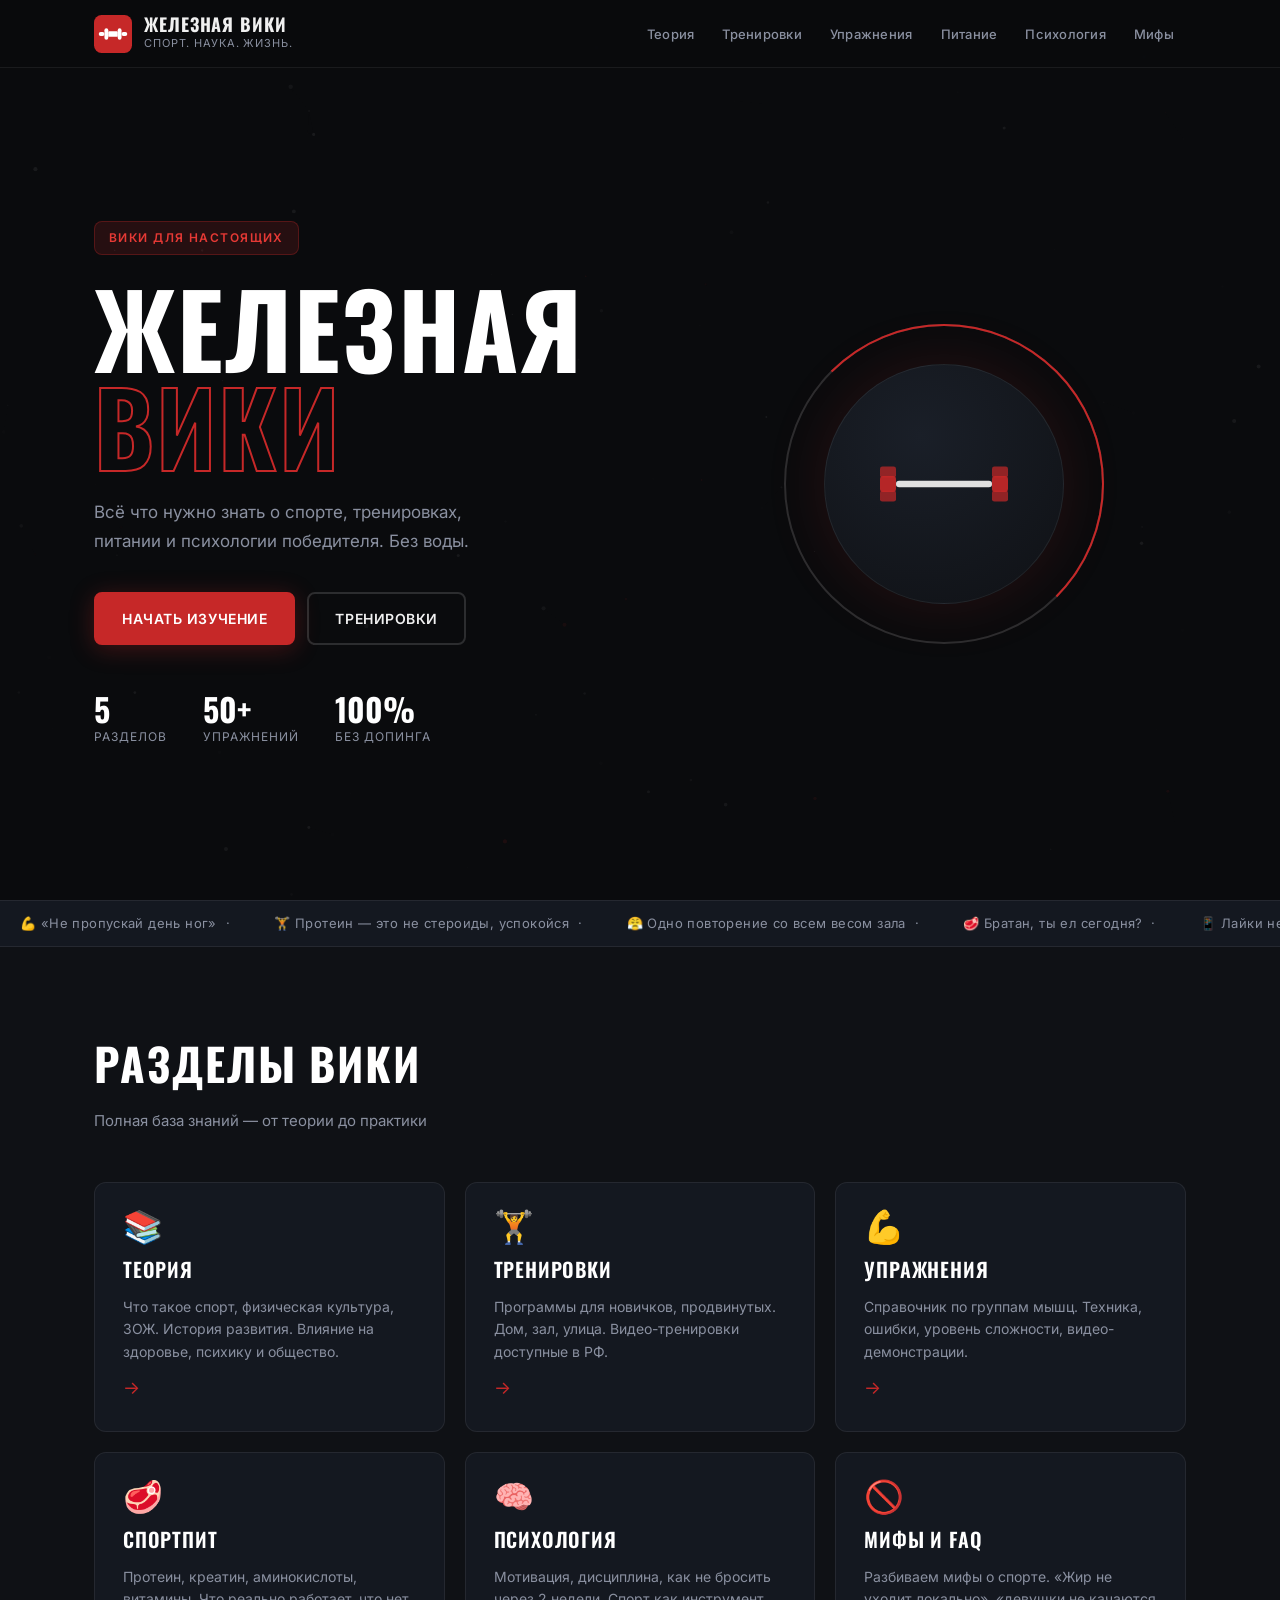
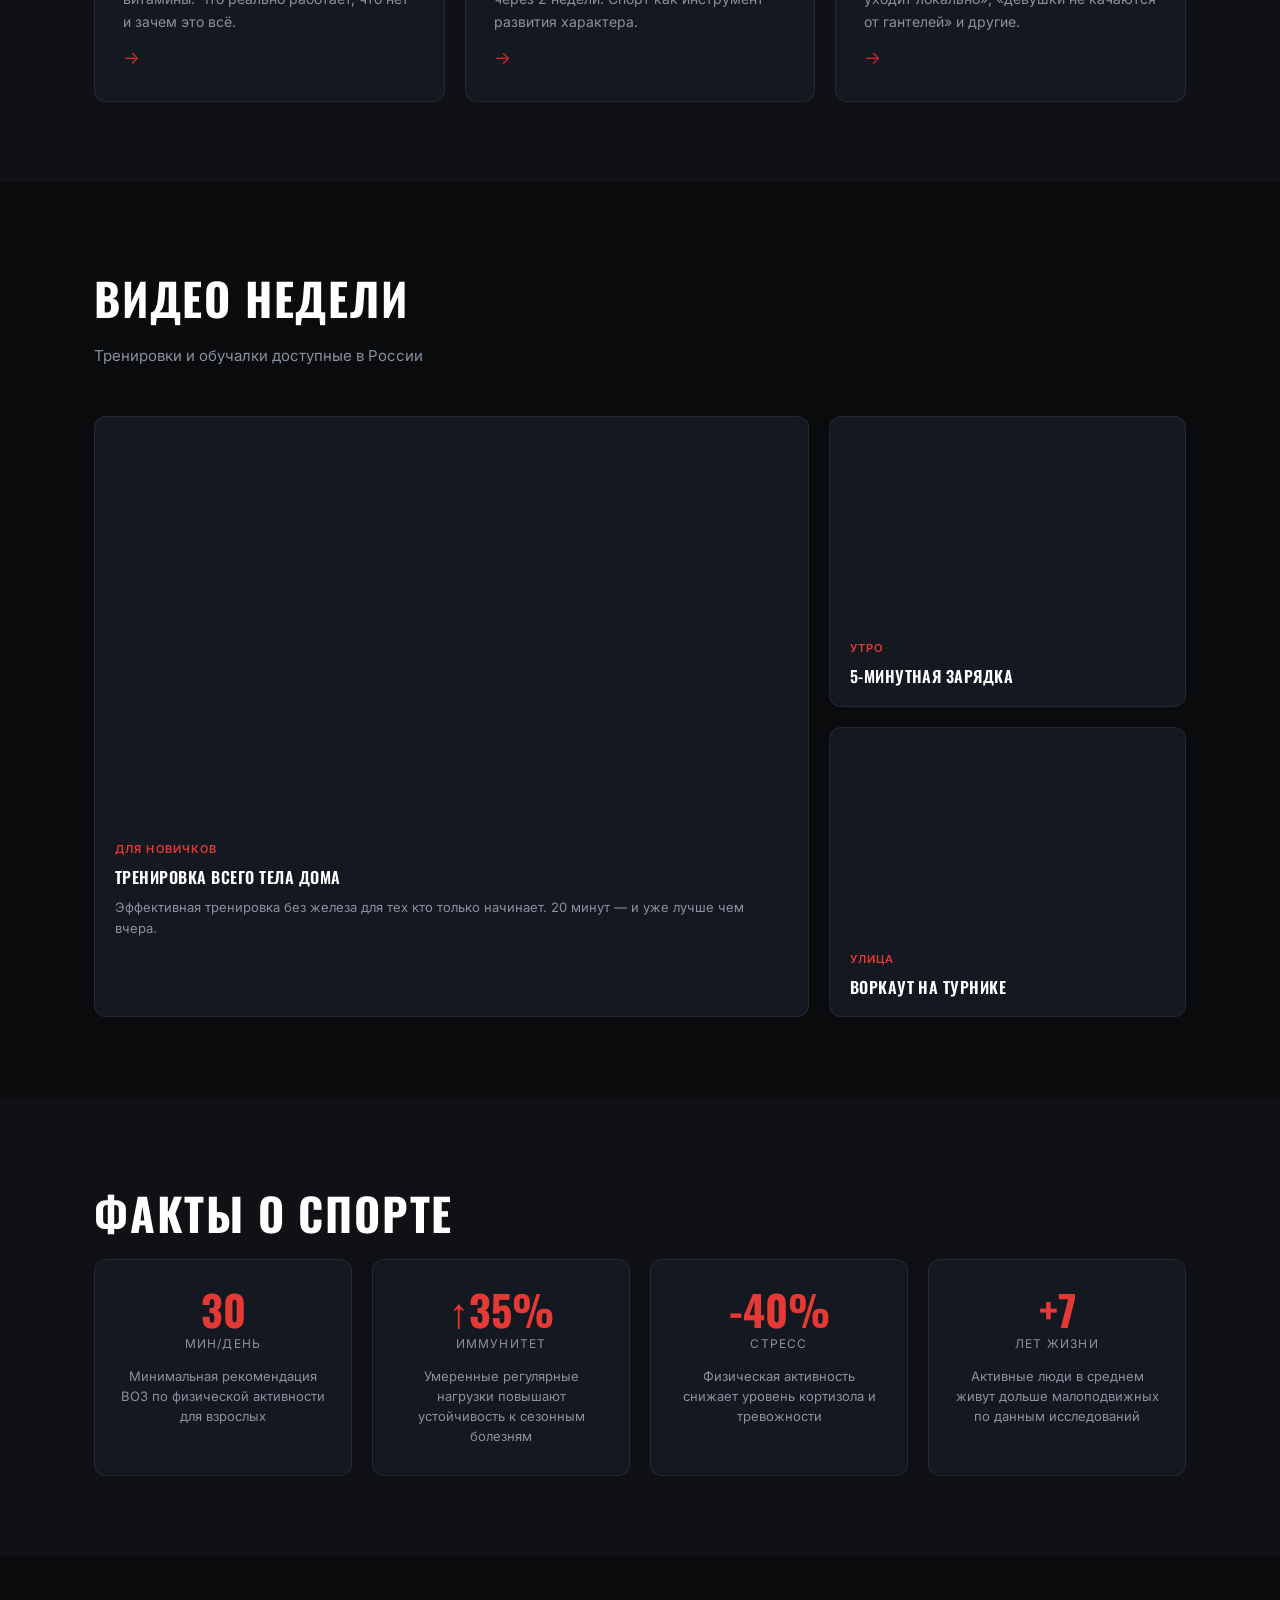
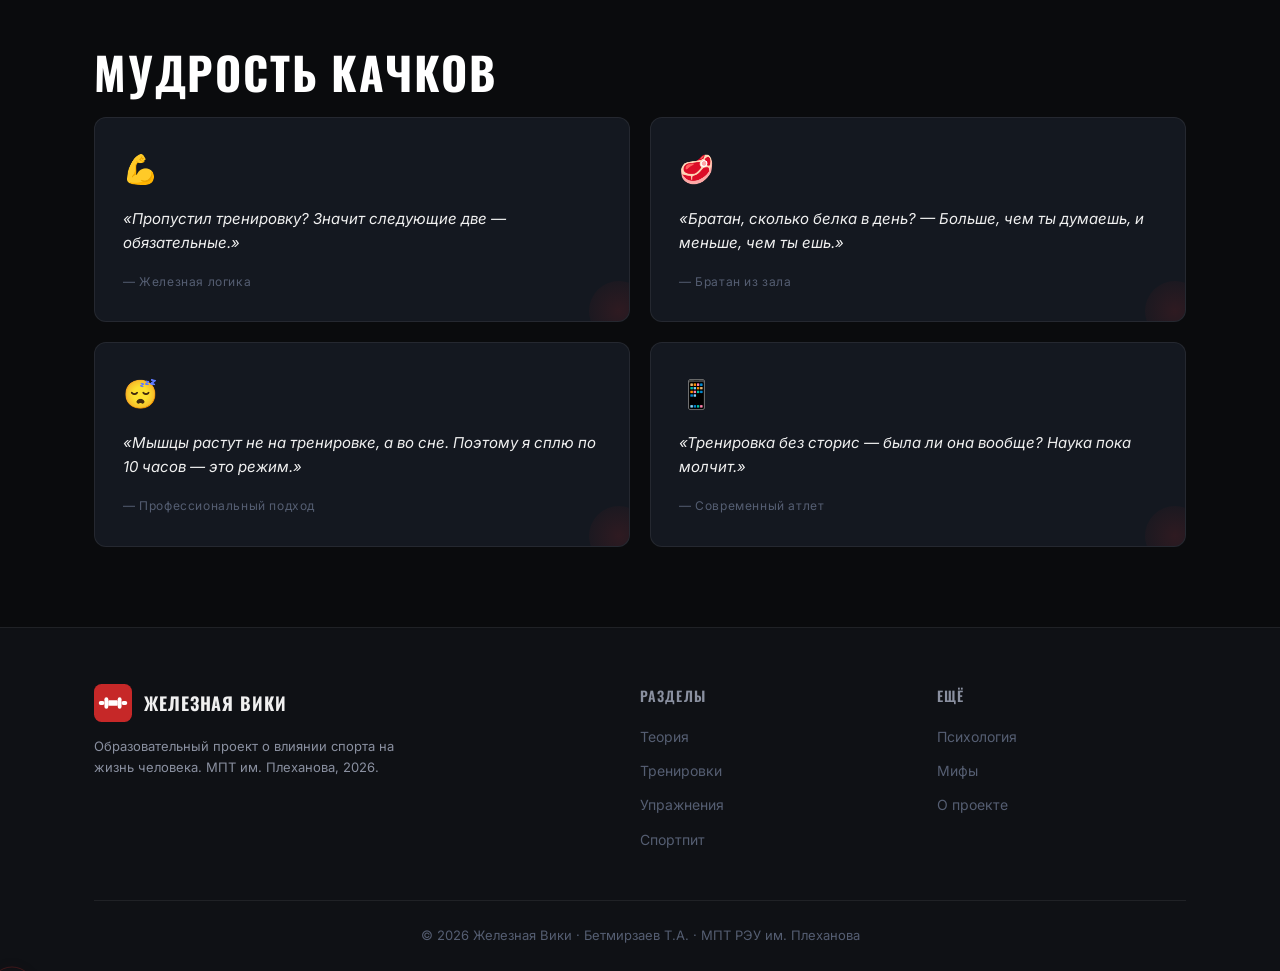
<file: index.html>
<!DOCTYPE html>
<html lang="ru" data-theme="dark">
<head>
  <meta charset="UTF-8" />
  <meta name="viewport" content="width=device-width, initial-scale=1.0" />
  <title>Железная Вики — Влияние спорта на жизнь</title>
  <link rel="preconnect" href="https://fonts.googleapis.com" />
  <link rel="preconnect" href="https://fonts.gstatic.com" crossorigin />
  <link href="https://fonts.googleapis.com/css2?family=Oswald:wght@400;500;600;700&family=Inter:wght@300;400;500;600&display=swap" rel="stylesheet" />
  <link rel="stylesheet" href="assets/css/style.css" />
</head>
<body>
  <canvas id="bgCanvas"></canvas>

  <!-- HEADER -->
  <header class="site-header">
    <div class="header-inner">
      <a href="index.html" class="logo">
        <svg class="logo-icon" viewBox="0 0 40 40" fill="none" xmlns="http://www.w3.org/2000/svg" aria-label="Железная Вики логотип">
          <rect width="40" height="40" rx="8" fill="#c62828"/>
          <rect x="5" y="18" width="6" height="4" rx="2" fill="white"/>
          <rect x="29" y="18" width="6" height="4" rx="2" fill="white"/>
          <rect x="11" y="14" width="4" height="12" rx="2" fill="white"/>
          <rect x="25" y="14" width="4" height="12" rx="2" fill="white"/>
          <rect x="15" y="17" width="10" height="6" rx="1" fill="white"/>
        </svg>
        <div class="logo-text">
          <span class="logo-main">Железная Вики</span>
          <span class="logo-sub">Спорт. Наука. Жизнь.</span>
        </div>
      </a>
      <nav class="main-nav">
        <ul>
          <li><a href="theory.html">Теория</a></li>
          <li><a href="workouts.html">Тренировки</a></li>
          <li><a href="exercises.html">Упражнения</a></li>
          <li><a href="nutrition.html">Питание</a></li>
          <li><a href="psychology.html">Психология</a></li>
          <li><a href="myths.html">Мифы</a></li>
        </ul>
      </nav>
      <button class="burger" id="burger" aria-label="Меню">&#9776;</button>
    </div>
  </header>

  <!-- HERO -->
  <section class="hero">
    <div class="hero-content">
      <div class="hero-badge">Вики для настоящих</div>
      <h1 class="hero-title">Железная<br /><span class="accent">Вики</span></h1>
      <p class="hero-sub">Всё что нужно знать о спорте, тренировках,<br />питании и психологии победителя. Без воды.</p>
      <div class="hero-actions">
        <a href="theory.html" class="btn btn-primary">Начать изучение</a>
        <a href="workouts.html" class="btn btn-ghost">Тренировки</a>
      </div>
      <div class="hero-stats">
        <div class="stat">
          <span class="stat-num">5</span>
          <span class="stat-label">Разделов</span>
        </div>
        <div class="stat">
          <span class="stat-num">50+</span>
          <span class="stat-label">Упражнений</span>
        </div>
        <div class="stat">
          <span class="stat-num">100%</span>
          <span class="stat-label">Без допинга</span>
        </div>
      </div>
    </div>
    <div class="hero-visual">
      <div class="hero-ring">
        <div class="hero-ring-inner">
          <svg viewBox="0 0 200 200" fill="none" xmlns="http://www.w3.org/2000/svg" class="hero-barbell">
            <rect x="20" y="90" width="20" height="20" rx="4" fill="#c62828" opacity="0.9"/>
            <rect x="20" y="78" width="20" height="14" rx="3" fill="#c62828" opacity="0.7"/>
            <rect x="20" y="108" width="20" height="14" rx="3" fill="#c62828" opacity="0.7"/>
            <rect x="40" y="96" width="120" height="8" rx="4" fill="#e0e0e0"/>
            <rect x="160" y="90" width="20" height="20" rx="4" fill="#c62828" opacity="0.9"/>
            <rect x="160" y="78" width="20" height="14" rx="3" fill="#c62828" opacity="0.7"/>
            <rect x="160" y="108" width="20" height="14" rx="3" fill="#c62828" opacity="0.7"/>
          </svg>
        </div>
      </div>
    </div>
  </section>

  <!-- JOKE TICKER -->
  <div class="ticker-wrap">
    <div class="ticker">
      <span>💪 «Не пропускай день ног» &nbsp;·&nbsp; </span>
      <span>🏋️ Протеин — это не стероиды, успокойся &nbsp;·&nbsp; </span>
      <span>😤 Одно повторение со всем весом зала &nbsp;·&nbsp; </span>
      <span>🥩 Братан, ты ел сегодня? &nbsp;·&nbsp; </span>
      <span>📱 Лайки не качают мышцы &nbsp;·&nbsp; </span>
      <span>🌙 Сон — лучший анаболик &nbsp;·&nbsp; </span>
      <span>🔥 Боль — это слабость, покидающая тело (нет, это травма — иди к врачу) &nbsp;·&nbsp; </span>
      <span>💪 «Не пропускай день ног» &nbsp;·&nbsp; </span>
      <span>🏋️ Протеин — это не стероиды, успокойся &nbsp;·&nbsp; </span>
    </div>
  </div>

  <!-- SECTIONS GRID -->
  <section class="sections-overview">
    <div class="container">
      <h2 class="section-title">Разделы Вики</h2>
      <p class="section-sub">Полная база знаний — от теории до практики</p>
      <div class="cards-grid">

        <a href="theory.html" class="wiki-card">
          <div class="card-icon">📚</div>
          <h3>Теория</h3>
          <p>Что такое спорт, физическая культура, ЗОЖ. История развития. Влияние на здоровье, психику и общество.</p>
          <span class="card-arrow">→</span>
        </a>

        <a href="workouts.html" class="wiki-card">
          <div class="card-icon">🏋️</div>
          <h3>Тренировки</h3>
          <p>Программы для новичков, продвинутых. Дом, зал, улица. Видео-тренировки доступные в РФ.</p>
          <span class="card-arrow">→</span>
        </a>

        <a href="exercises.html" class="wiki-card">
          <div class="card-icon">💪</div>
          <h3>Упражнения</h3>
          <p>Справочник по группам мышц. Техника, ошибки, уровень сложности, видео-демонстрации.</p>
          <span class="card-arrow">→</span>
        </a>

        <a href="nutrition.html" class="wiki-card">
          <div class="card-icon">🥩</div>
          <h3>Спортпит</h3>
          <p>Протеин, креатин, аминокислоты, витамины. Что реально работает, что нет и зачем это всё.</p>
          <span class="card-arrow">→</span>
        </a>

        <a href="psychology.html" class="wiki-card">
          <div class="card-icon">🧠</div>
          <h3>Психология</h3>
          <p>Мотивация, дисциплина, как не бросить через 2 недели. Спорт как инструмент развития характера.</p>
          <span class="card-arrow">→</span>
        </a>

        <a href="myths.html" class="wiki-card">
          <div class="card-icon">🚫</div>
          <h3>Мифы и FAQ</h3>
          <p>Разбиваем мифы о спорте. «Жир не уходит локально», «девушки не качаются от гантелей» и другие.</p>
          <span class="card-arrow">→</span>
        </a>

      </div>
    </div>
  </section>

  <!-- FEATURED VIDEO -->
  <section class="featured-video">
    <div class="container">
      <h2 class="section-title">Видео недели</h2>
      <p class="section-sub">Тренировки и обучалки доступные в России</p>
      <div class="video-grid">
        <div class="video-card main-video">
          <div class="video-wrap">
            <iframe src="https://vkvideo.ru/video_ext.php?oid=-22822305&id=456241864&hd=2" frameborder="0" allowfullscreen loading="lazy" title="Тренировка всего тела"></iframe>
          </div>
          <div class="video-info">
            <span class="video-tag">Для новичков</span>
            <h3>Тренировка всего тела дома</h3>
            <p>Эффективная тренировка без железа для тех кто только начинает. 20 минут — и уже лучше чем вчера.</p>
          </div>
        </div>
        <div class="video-side">
          <div class="video-card small-video">
            <div class="video-wrap">
              <iframe src="https://rutube.ru/play/embed/b3f8a9c7d2e1f4a5b6c8d9e0f1a2b3c4/" frameborder="0" allowfullscreen loading="lazy" title="Утренняя зарядка"></iframe>
            </div>
            <div class="video-info">
              <span class="video-tag">Утро</span>
              <h3>5-минутная зарядка</h3>
            </div>
          </div>
          <div class="video-card small-video">
            <div class="video-wrap">
              <iframe src="https://vkvideo.ru/video_ext.php?oid=-34530941&id=456242000&hd=2" frameborder="0" allowfullscreen loading="lazy" title="Турник воркаут"></iframe>
            </div>
            <div class="video-info">
              <span class="video-tag">Улица</span>
              <h3>Воркаут на турнике</h3>
            </div>
          </div>
        </div>
      </div>
    </div>
  </section>

  <!-- QUICK FACTS -->
  <section class="quick-facts">
    <div class="container">
      <h2 class="section-title">Факты о спорте</h2>
      <div class="facts-grid">
        <div class="fact-card">
          <div class="fact-num">30</div>
          <div class="fact-unit">мин/день</div>
          <p>Минимальная рекомендация ВОЗ по физической активности для взрослых</p>
        </div>
        <div class="fact-card">
          <div class="fact-num">↑35%</div>
          <div class="fact-unit">иммунитет</div>
          <p>Умеренные регулярные нагрузки повышают устойчивость к сезонным болезням</p>
        </div>
        <div class="fact-card">
          <div class="fact-num">-40%</div>
          <div class="fact-unit">стресс</div>
          <p>Физическая активность снижает уровень кортизола и тревожности</p>
        </div>
        <div class="fact-card">
          <div class="fact-num">+7</div>
          <div class="fact-unit">лет жизни</div>
          <p>Активные люди в среднем живут дольше малоподвижных по данным исследований</p>
        </div>
      </div>
    </div>
  </section>

  <!-- JOKE SECTION -->
  <section class="joke-section">
    <div class="container">
      <h2 class="section-title">Мудрость качков</h2>
      <div class="jokes-grid">
        <div class="joke-card">
          <div class="joke-emoji">💪</div>
          <p>«Пропустил тренировку? Значит следующие две — обязательные.»</p>
          <span class="joke-author">— Железная логика</span>
        </div>
        <div class="joke-card">
          <div class="joke-emoji">🥩</div>
          <p>«Братан, сколько белка в день? — Больше, чем ты думаешь, и меньше, чем ты ешь.»</p>
          <span class="joke-author">— Братан из зала</span>
        </div>
        <div class="joke-card">
          <div class="joke-emoji">😴</div>
          <p>«Мышцы растут не на тренировке, а во сне. Поэтому я сплю по 10 часов — это режим.»</p>
          <span class="joke-author">— Профессиональный подход</span>
        </div>
        <div class="joke-card">
          <div class="joke-emoji">📱</div>
          <p>«Тренировка без сторис — была ли она вообще? Наука пока молчит.»</p>
          <span class="joke-author">— Современный атлет</span>
        </div>
      </div>
    </div>
  </section>

  <!-- FOOTER -->
  <footer class="site-footer">
    <div class="container">
      <div class="footer-grid">
        <div class="footer-brand">
          <div class="logo">
            <svg class="logo-icon" viewBox="0 0 40 40" fill="none" xmlns="http://www.w3.org/2000/svg">
              <rect width="40" height="40" rx="8" fill="#c62828"/>
              <rect x="5" y="18" width="6" height="4" rx="2" fill="white"/>
              <rect x="29" y="18" width="6" height="4" rx="2" fill="white"/>
              <rect x="11" y="14" width="4" height="12" rx="2" fill="white"/>
              <rect x="25" y="14" width="4" height="12" rx="2" fill="white"/>
              <rect x="15" y="17" width="10" height="6" rx="1" fill="white"/>
            </svg>
            <span class="logo-main">Железная Вики</span>
          </div>
          <p>Образовательный проект о влиянии спорта на жизнь человека. МПТ им. Плеханова, 2026.</p>
        </div>
        <div class="footer-links">
          <h4>Разделы</h4>
          <ul>
            <li><a href="theory.html">Теория</a></li>
            <li><a href="workouts.html">Тренировки</a></li>
            <li><a href="exercises.html">Упражнения</a></li>
            <li><a href="nutrition.html">Спортпит</a></li>
          </ul>
        </div>
        <div class="footer-links">
          <h4>Ещё</h4>
          <ul>
            <li><a href="psychology.html">Психология</a></li>
            <li><a href="myths.html">Мифы</a></li>
            <li><a href="about.html">О проекте</a></li>
          </ul>
        </div>
      </div>
      <div class="footer-bottom">
        <p>© 2026 Железная Вики · Бетмирзаев Т.А. · МПТ РЭУ им. Плеханова</p>
      </div>
    </div>
  </footer>

  <script src="assets/js/canvas.js"></script>
  <script src="assets/js/main.js"></script>
  <script src="assets/js/cursor.js"></script>
</body>
</html>
</file>
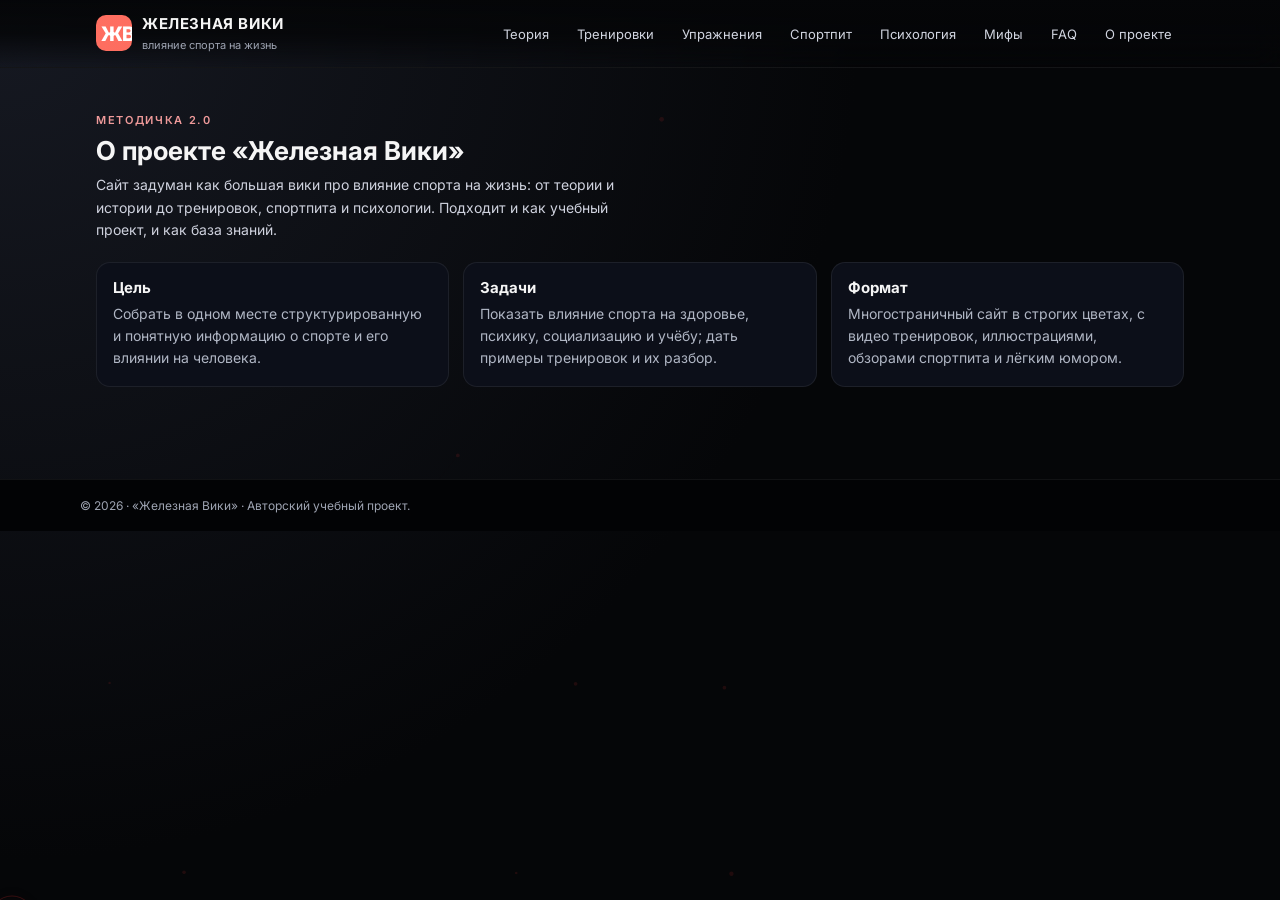
<file: about.html>
<!DOCTYPE html>
<html lang="ru">
<head>
  <meta charset="UTF-8" />
  <title>О проекте — Железная Вики</title>
  <meta name="viewport" content="width=device-width, initial-scale=1" />
  <link rel="preconnect" href="https://fonts.googleapis.com" />
  <link rel="preconnect" href="https://fonts.gstatic.com" crossorigin />
  <link href="https://fonts.googleapis.com/css2?family=Inter:wght@400;600;700&display=swap" rel="stylesheet" />
  <link rel="stylesheet" href="assets/style.css" />
</head>
<body>
  <canvas id="bg-canvas"></canvas>
  <div class="page-shell">
    <header class="site-header">
      <div class="nav-inner">
        <a href="index.html" class="logo" aria-label="Железная Вики">
          <svg class="logo-svg" viewBox="0 0 36 36" fill="none" aria-hidden="true" width="36" height="36">
            <rect width="36" height="36" rx="10" fill="url(#lg)"/>
            <defs><linearGradient id="lg" x1="0" y1="0" x2="36" y2="36"><stop stop-color="#ff6f61"/><stop offset="1" stop-color="#b71c1c"/></linearGradient></defs>
            <text x="5" y="26" font-family="Inter,sans-serif" font-weight="800" font-size="20" fill="#fff" letter-spacing="-1">ЖВ</text>
          </svg>
          <div class="logo-text">
            <span class="logo-text-main">Железная Вики</span>
            <span class="logo-text-sub">влияние спорта на жизнь</span>
          </div>
        </a>
        <nav class="main-nav">
          <ul>
            <li><a href="theory.html">Теория</a></li>
            <li><a href="workouts.html">Тренировки</a></li>
            <li><a href="exercises.html">Упражнения</a></li>
            <li><a href="nutrition.html">Спортпит</a></li>
            <li><a href="psychology.html">Психология</a></li>
            <li><a href="myths.html">Мифы</a></li>
            <li><a href="faq.html">FAQ</a></li>
            <li><a href="about.html" class="active">О проекте</a></li>
          </ul>
        </nav>
      </div>
    </header>
    <main class="site-main">
      <section class="section">
        <div class="section-header">
          <p class="section-kicker">Методичка 2.0</p>
          <h1>О проекте «Железная Вики»</h1>
          <p class="section-lead">Сайт задуман как большая вики про влияние спорта на жизнь: от теории и истории до тренировок, спортпита и психологии. Подходит и как учебный проект, и как база знаний.</p>
        </div>
        <div class="cards-grid columns-3">
          <article class="card"><h2>Цель</h2><p>Собрать в одном месте структурированную и понятную информацию о спорте и его влиянии на человека.</p></article>
          <article class="card"><h2>Задачи</h2><p>Показать влияние спорта на здоровье, психику, социализацию и учёбу; дать примеры тренировок и их разбор.</p></article>
          <article class="card"><h2>Формат</h2><p>Многостраничный сайт в строгих цветах, с видео тренировок, иллюстрациями, обзорами спортпита и лёгким юмором.</p></article>
        </div>
      </section>
    </main>
    <footer class="site-footer"><div class="footer-inner"><p>© 2026 · «Железная Вики» · Авторский учебный проект.</p></div></footer>
  </div>
  <script src="assets/main.js"></script>
  <script src="assets/js/cursor.js"></script>
</body>
</html>
</file>
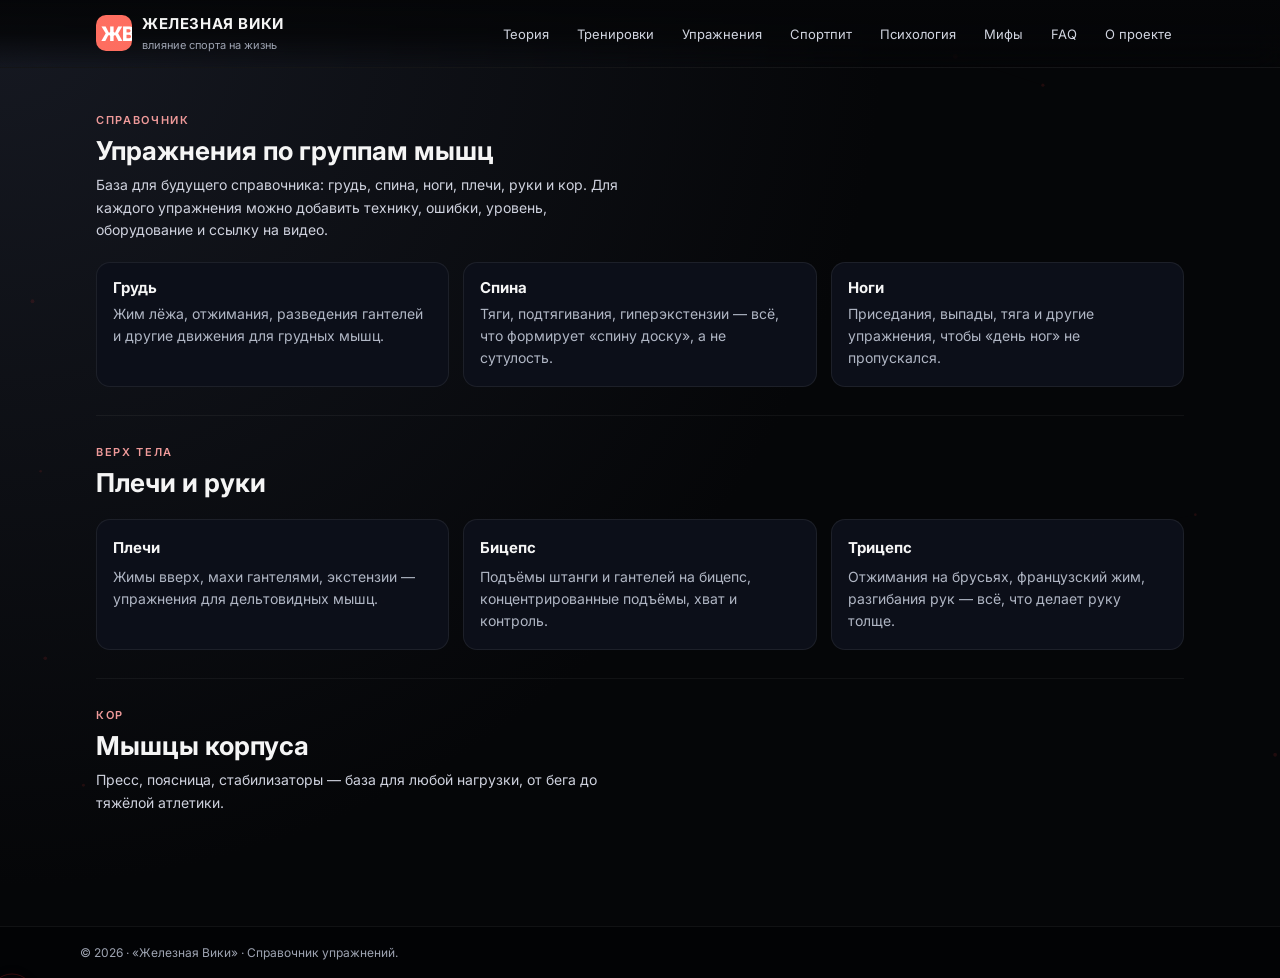
<file: exercises.html>
<!DOCTYPE html>
<html lang="ru">
<head>
  <meta charset="UTF-8" />
  <title>Упражнения — Железная Вики</title>
  <meta name="viewport" content="width=device-width, initial-scale=1" />
  <link rel="preconnect" href="https://fonts.googleapis.com" />
  <link rel="preconnect" href="https://fonts.gstatic.com" crossorigin />
  <link href="https://fonts.googleapis.com/css2?family=Inter:wght@400;600;700&display=swap" rel="stylesheet" />
  <link rel="stylesheet" href="assets/style.css" />
</head>
<body>
  <canvas id="bg-canvas"></canvas>
  <div class="page-shell">
    <header class="site-header">
      <div class="nav-inner">
        <a href="index.html" class="logo" aria-label="Железная Вики">
          <svg class="logo-svg" viewBox="0 0 36 36" fill="none" aria-hidden="true" width="36" height="36">
            <rect width="36" height="36" rx="10" fill="url(#lg)"/>
            <defs><linearGradient id="lg" x1="0" y1="0" x2="36" y2="36"><stop stop-color="#ff6f61"/><stop offset="1" stop-color="#b71c1c"/></linearGradient></defs>
            <text x="5" y="26" font-family="Inter,sans-serif" font-weight="800" font-size="20" fill="#fff" letter-spacing="-1">ЖВ</text>
          </svg>
          <div class="logo-text">
            <span class="logo-text-main">Железная Вики</span>
            <span class="logo-text-sub">влияние спорта на жизнь</span>
          </div>
        </a>
        <nav class="main-nav">
          <ul>
            <li><a href="theory.html">Теория</a></li>
            <li><a href="workouts.html">Тренировки</a></li>
            <li><a href="exercises.html" class="active">Упражнения</a></li>
            <li><a href="nutrition.html">Спортпит</a></li>
            <li><a href="psychology.html">Психология</a></li>
            <li><a href="myths.html">Мифы</a></li>
            <li><a href="faq.html">FAQ</a></li>
            <li><a href="about.html">О проекте</a></li>
          </ul>
        </nav>
      </div>
    </header>
    <main class="site-main">
      <section class="section">
        <div class="section-header">
          <p class="section-kicker">Справочник</p>
          <h1>Упражнения по группам мышц</h1>
          <p class="section-lead">База для будущего справочника: грудь, спина, ноги, плечи, руки и кор. Для каждого упражнения можно добавить технику, ошибки, уровень, оборудование и ссылку на видео.</p>
        </div>
        <div class="cards-grid columns-3">
          <article class="card"><h2>Грудь</h2><p>Жим лёжа, отжимания, разведения гантелей и другие движения для грудных мышц.</p></article>
          <article class="card"><h2>Спина</h2><p>Тяги, подтягивания, гиперэкстензии — всё, что формирует «спину доску», а не сутулость.</p></article>
          <article class="card"><h2>Ноги</h2><p>Приседания, выпады, тяга и другие упражнения, чтобы «день ног» не пропускался.</p></article>
        </div>
      </section>
      <section class="section">
        <div class="section-header">
          <p class="section-kicker">Верх тела</p>
          <h2>Плечи и руки</h2>
        </div>
        <div class="cards-grid columns-3">
          <article class="card"><h3>Плечи</h3><p>Жимы вверх, махи гантелями, экстензии — упражнения для дельтовидных мышц.</p></article>
          <article class="card"><h3>Бицепс</h3><p>Подъёмы штанги и гантелей на бицепс, концентрированные подъёмы, хват и контроль.</p></article>
          <article class="card"><h3>Трицепс</h3><p>Отжимания на брусьях, французский жим, разгибания рук — всё, что делает руку толще.</p></article>
        </div>
      </section>
      <section class="section">
        <div class="section-header">
          <p class="section-kicker">Кор</p>
          <h2>Мышцы корпуса</h2>
          <p class="section-lead">Пресс, поясница, стабилизаторы — база для любой нагрузки, от бега до тяжёлой атлетики.</p>
        </div>
      </section>
    </main>
    <footer class="site-footer"><div class="footer-inner"><p>© 2026 · «Железная Вики» · Справочник упражнений.</p></div></footer>
  </div>
  <script src="assets/main.js"></script>
  <script src="assets/js/cursor.js"></script>
</body>
</html>
</file>
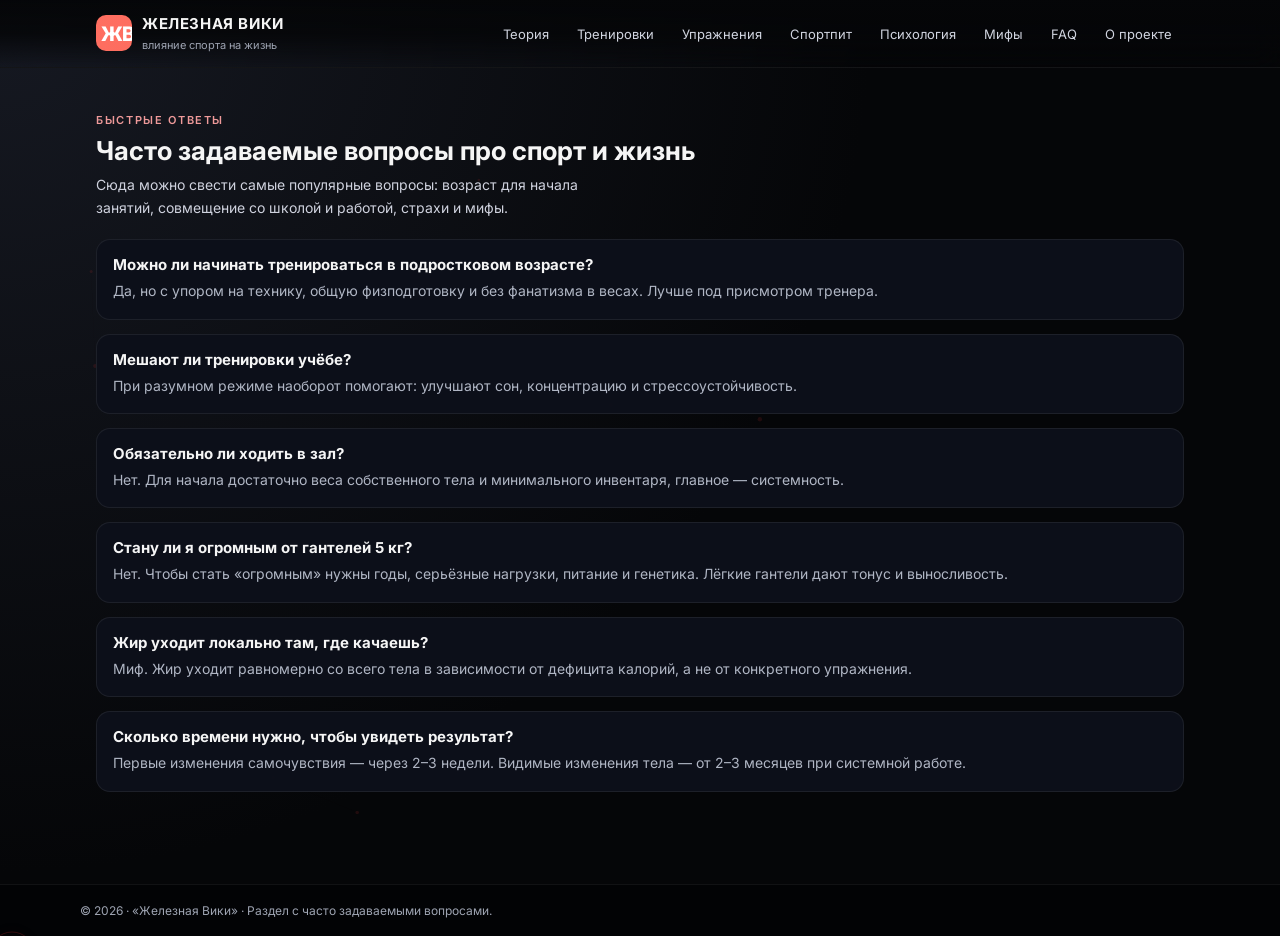
<file: faq.html>
<!DOCTYPE html>
<html lang="ru">
<head>
  <meta charset="UTF-8" />
  <title>FAQ — Железная Вики</title>
  <meta name="viewport" content="width=device-width, initial-scale=1" />
  <link rel="preconnect" href="https://fonts.googleapis.com" />
  <link rel="preconnect" href="https://fonts.gstatic.com" crossorigin />
  <link href="https://fonts.googleapis.com/css2?family=Inter:wght@400;600;700&display=swap" rel="stylesheet" />
  <link rel="stylesheet" href="assets/style.css" />
</head>
<body>
  <canvas id="bg-canvas"></canvas>
  <div class="page-shell">
    <header class="site-header">
      <div class="nav-inner">
        <a href="index.html" class="logo" aria-label="Железная Вики">
          <svg class="logo-svg" viewBox="0 0 36 36" fill="none" aria-hidden="true" width="36" height="36">
            <rect width="36" height="36" rx="10" fill="url(#lg)"/>
            <defs><linearGradient id="lg" x1="0" y1="0" x2="36" y2="36"><stop stop-color="#ff6f61"/><stop offset="1" stop-color="#b71c1c"/></linearGradient></defs>
            <text x="5" y="26" font-family="Inter,sans-serif" font-weight="800" font-size="20" fill="#fff" letter-spacing="-1">ЖВ</text>
          </svg>
          <div class="logo-text">
            <span class="logo-text-main">Железная Вики</span>
            <span class="logo-text-sub">влияние спорта на жизнь</span>
          </div>
        </a>
        <nav class="main-nav">
          <ul>
            <li><a href="theory.html">Теория</a></li>
            <li><a href="workouts.html">Тренировки</a></li>
            <li><a href="exercises.html">Упражнения</a></li>
            <li><a href="nutrition.html">Спортпит</a></li>
            <li><a href="psychology.html">Психология</a></li>
            <li><a href="myths.html">Мифы</a></li>
            <li><a href="faq.html" class="active">FAQ</a></li>
            <li><a href="about.html">О проекте</a></li>
          </ul>
        </nav>
      </div>
    </header>
    <main class="site-main">
      <section class="section">
        <div class="section-header">
          <p class="section-kicker">Быстрые ответы</p>
          <h1>Часто задаваемые вопросы про спорт и жизнь</h1>
          <p class="section-lead">Сюда можно свести самые популярные вопросы: возраст для начала занятий, совмещение со школой и работой, страхи и мифы.</p>
        </div>
        <div class="cards-grid">
          <article class="card"><h2>Можно ли начинать тренироваться в подростковом возрасте?</h2><p>Да, но с упором на технику, общую физподготовку и без фанатизма в весах. Лучше под присмотром тренера.</p></article>
          <article class="card"><h2>Мешают ли тренировки учёбе?</h2><p>При разумном режиме наоборот помогают: улучшают сон, концентрацию и стрессоустойчивость.</p></article>
          <article class="card"><h2>Обязательно ли ходить в зал?</h2><p>Нет. Для начала достаточно веса собственного тела и минимального инвентаря, главное — системность.</p></article>
          <article class="card"><h2>Стану ли я огромным от гантелей 5 кг?</h2><p>Нет. Чтобы стать «огромным» нужны годы, серьёзные нагрузки, питание и генетика. Лёгкие гантели дают тонус и выносливость.</p></article>
          <article class="card"><h2>Жир уходит локально там, где качаешь?</h2><p>Миф. Жир уходит равномерно со всего тела в зависимости от дефицита калорий, а не от конкретного упражнения.</p></article>
          <article class="card"><h2>Сколько времени нужно, чтобы увидеть результат?</h2><p>Первые изменения самочувствия — через 2–3 недели. Видимые изменения тела — от 2–3 месяцев при системной работе.</p></article>
        </div>
      </section>
    </main>
    <footer class="site-footer"><div class="footer-inner"><p>© 2026 · «Железная Вики» · Раздел с часто задаваемыми вопросами.</p></div></footer>
  </div>
  <script src="assets/main.js"></script>
  <script src="assets/js/cursor.js"></script>
</body>
</html>
</file>
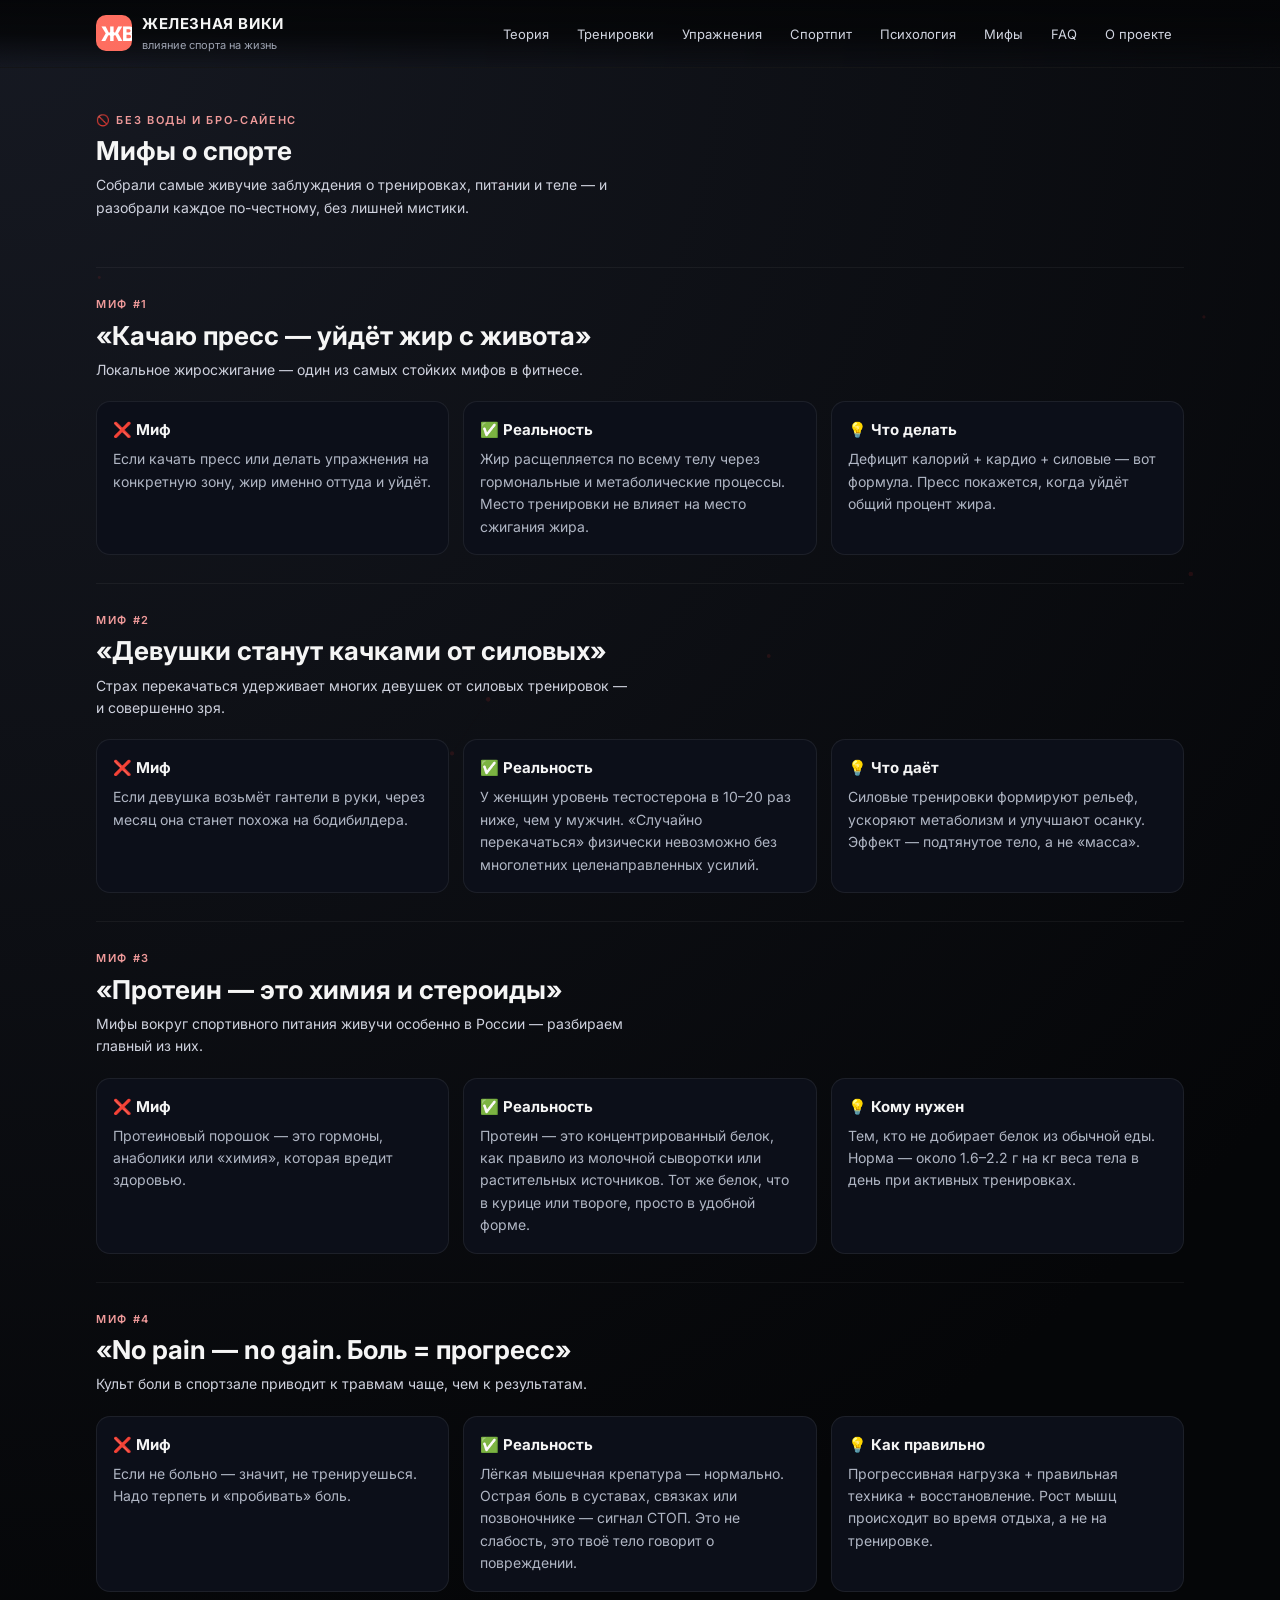
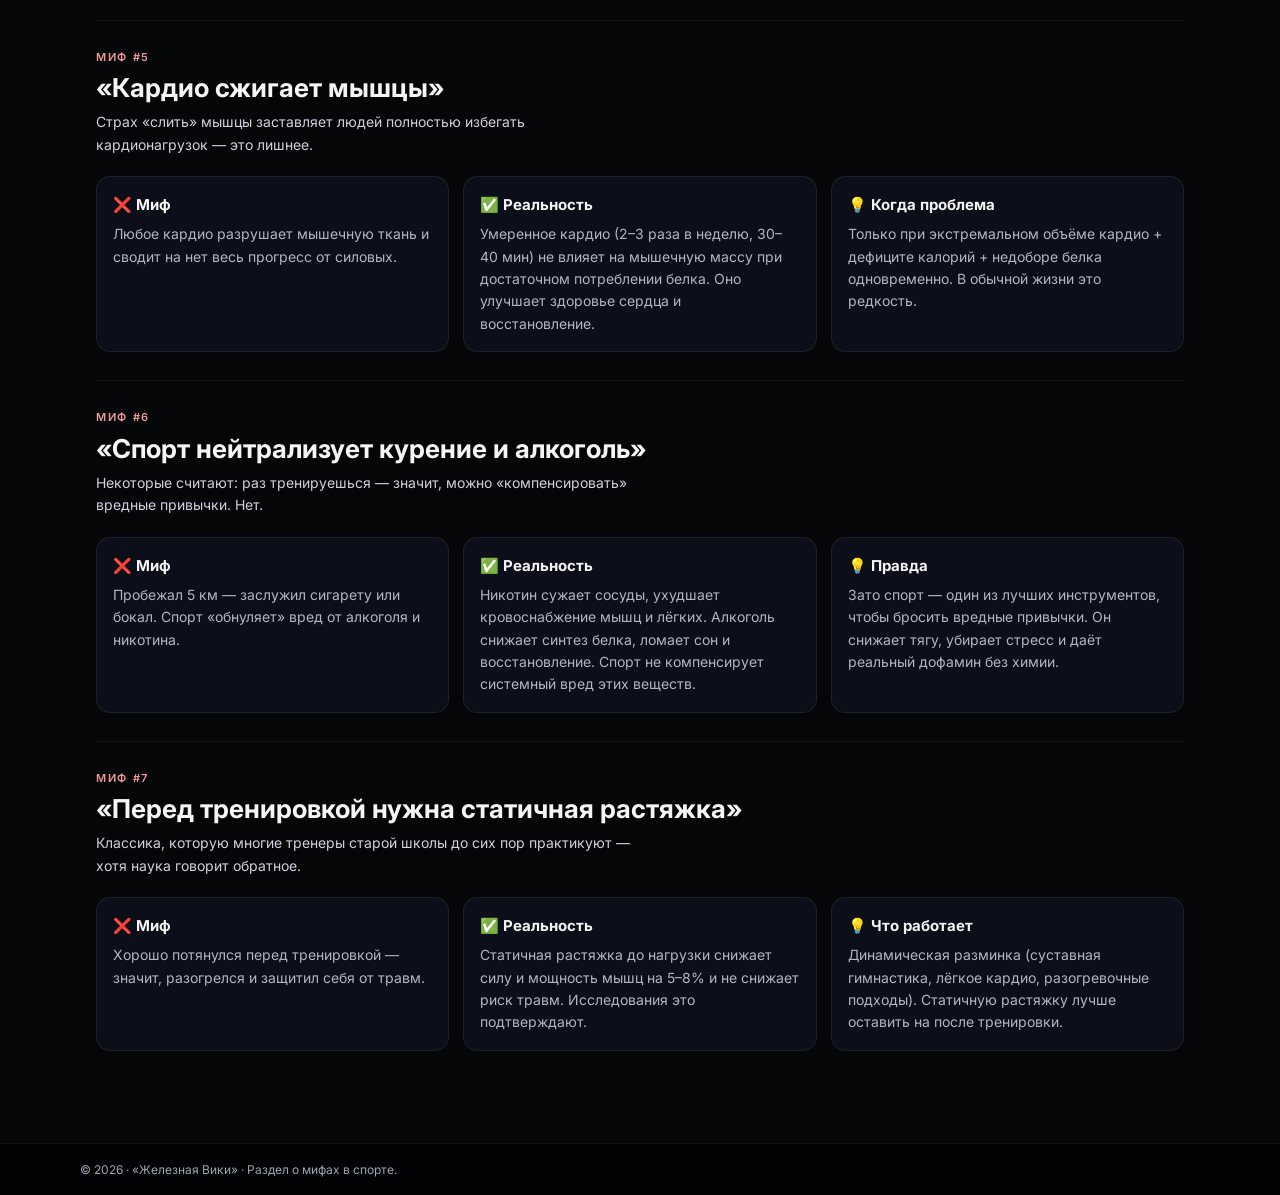
<file: myths.html>
<!DOCTYPE html>
<html lang="ru">
<head>
  <meta charset="UTF-8" />
  <title>Мифы о спорте — Железная Вики</title>
  <meta name="viewport" content="width=device-width, initial-scale=1" />
  <link rel="preconnect" href="https://fonts.googleapis.com" />
  <link rel="preconnect" href="https://fonts.gstatic.com" crossorigin />
  <link href="https://fonts.googleapis.com/css2?family=Inter:wght@400;600;700&display=swap" rel="stylesheet" />
  <link rel="stylesheet" href="assets/style.css" />
</head>
<body>
  <canvas id="bg-canvas"></canvas>
  <div class="page-shell">
    <header class="site-header">
      <div class="nav-inner">
        <a href="index.html" class="logo" aria-label="Железная Вики">
          <svg class="logo-svg" viewBox="0 0 36 36" fill="none" aria-hidden="true" width="36" height="36">
            <rect width="36" height="36" rx="10" fill="url(#lg)"/>
            <defs><linearGradient id="lg" x1="0" y1="0" x2="36" y2="36"><stop stop-color="#ff6f61"/><stop offset="1" stop-color="#b71c1c"/></linearGradient></defs>
            <text x="5" y="26" font-family="Inter,sans-serif" font-weight="800" font-size="20" fill="#fff" letter-spacing="-1">ЖВ</text>
          </svg>
          <div class="logo-text">
            <span class="logo-text-main">Железная Вики</span>
            <span class="logo-text-sub">влияние спорта на жизнь</span>
          </div>
        </a>
        <nav class="main-nav">
          <ul>
            <li><a href="theory.html">Теория</a></li>
            <li><a href="workouts.html">Тренировки</a></li>
            <li><a href="exercises.html">Упражнения</a></li>
            <li><a href="nutrition.html">Спортпит</a></li>
            <li><a href="psychology.html">Психология</a></li>
            <li><a href="myths.html" class="active">Мифы</a></li>
            <li><a href="faq.html">FAQ</a></li>
            <li><a href="about.html">О проекте</a></li>
          </ul>
        </nav>
      </div>
    </header>

    <main class="site-main">

      <!-- HERO -->
      <section class="section">
        <div class="section-header">
          <p class="section-kicker">🚫 Без воды и бро-сайенс</p>
          <h1>Мифы о спорте</h1>
          <p class="section-lead">Собрали самые живучие заблуждения о тренировках, питании и теле — и разобрали каждое по-честному, без лишней мистики.</p>
        </div>
      </section>

      <!-- МИФ 1 — Жир уходит локально -->
      <section class="section">
        <div class="section-header">
          <p class="section-kicker">Миф #1</p>
          <h2>«Качаю пресс — уйдёт жир с живота»</h2>
          <p class="section-lead">Локальное жиросжигание — один из самых стойких мифов в фитнесе.</p>
        </div>
        <div class="cards-grid columns-3">
          <article class="card">
            <h3>❌ Миф</h3>
            <p>Если качать пресс или делать упражнения на конкретную зону, жир именно оттуда и уйдёт.</p>
          </article>
          <article class="card">
            <h3>✅ Реальность</h3>
            <p>Жир расщепляется по всему телу через гормональные и метаболические процессы. Место тренировки не влияет на место сжигания жира.</p>
          </article>
          <article class="card">
            <h3>💡 Что делать</h3>
            <p>Дефицит калорий + кардио + силовые — вот формула. Пресс покажется, когда уйдёт общий процент жира.</p>
          </article>
        </div>
      </section>

      <!-- МИФ 2 — Девушки накачаются от гантелей -->
      <section class="section">
        <div class="section-header">
          <p class="section-kicker">Миф #2</p>
          <h2>«Девушки станут качками от силовых»</h2>
          <p class="section-lead">Страх перекачаться удерживает многих девушек от силовых тренировок — и совершенно зря.</p>
        </div>
        <div class="cards-grid columns-3">
          <article class="card">
            <h3>❌ Миф</h3>
            <p>Если девушка возьмёт гантели в руки, через месяц она станет похожа на бодибилдера.</p>
          </article>
          <article class="card">
            <h3>✅ Реальность</h3>
            <p>У женщин уровень тестостерона в 10–20 раз ниже, чем у мужчин. «Случайно перекачаться» физически невозможно без многолетних целенаправленных усилий.</p>
          </article>
          <article class="card">
            <h3>💡 Что даёт</h3>
            <p>Силовые тренировки формируют рельеф, ускоряют метаболизм и улучшают осанку. Эффект — подтянутое тело, а не «масса».</p>
          </article>
        </div>
      </section>

      <!-- МИФ 3 — Протеин это стероиды -->
      <section class="section">
        <div class="section-header">
          <p class="section-kicker">Миф #3</p>
          <h2>«Протеин — это химия и стероиды»</h2>
          <p class="section-lead">Мифы вокруг спортивного питания живучи особенно в России — разбираем главный из них.</p>
        </div>
        <div class="cards-grid columns-3">
          <article class="card">
            <h3>❌ Миф</h3>
            <p>Протеиновый порошок — это гормоны, анаболики или «химия», которая вредит здоровью.</p>
          </article>
          <article class="card">
            <h3>✅ Реальность</h3>
            <p>Протеин — это концентрированный белок, как правило из молочной сыворотки или растительных источников. Тот же белок, что в курице или твороге, просто в удобной форме.</p>
          </article>
          <article class="card">
            <h3>💡 Кому нужен</h3>
            <p>Тем, кто не добирает белок из обычной еды. Норма — около 1.6–2.2 г на кг веса тела в день при активных тренировках.</p>
          </article>
        </div>
      </section>

      <!-- МИФ 4 — Без боли нет роста -->
      <section class="section">
        <div class="section-header">
          <p class="section-kicker">Миф #4</p>
          <h2>«No pain — no gain. Боль = прогресс»</h2>
          <p class="section-lead">Культ боли в спортзале приводит к травмам чаще, чем к результатам.</p>
        </div>
        <div class="cards-grid columns-3">
          <article class="card">
            <h3>❌ Миф</h3>
            <p>Если не больно — значит, не тренируешься. Надо терпеть и «пробивать» боль.</p>
          </article>
          <article class="card">
            <h3>✅ Реальность</h3>
            <p>Лёгкая мышечная крепатура — нормально. Острая боль в суставах, связках или позвоночнике — сигнал СТОП. Это не слабость, это твоё тело говорит о повреждении.</p>
          </article>
          <article class="card">
            <h3>💡 Как правильно</h3>
            <p>Прогрессивная нагрузка + правильная техника + восстановление. Рост мышц происходит во время отдыха, а не на тренировке.</p>
          </article>
        </div>
      </section>

      <!-- МИФ 5 — Кардио сжигает мышцы -->
      <section class="section">
        <div class="section-header">
          <p class="section-kicker">Миф #5</p>
          <h2>«Кардио сжигает мышцы»</h2>
          <p class="section-lead">Страх «слить» мышцы заставляет людей полностью избегать кардионагрузок — это лишнее.</p>
        </div>
        <div class="cards-grid columns-3">
          <article class="card">
            <h3>❌ Миф</h3>
            <p>Любое кардио разрушает мышечную ткань и сводит на нет весь прогресс от силовых.</p>
          </article>
          <article class="card">
            <h3>✅ Реальность</h3>
            <p>Умеренное кардио (2–3 раза в неделю, 30–40 мин) не влияет на мышечную массу при достаточном потреблении белка. Оно улучшает здоровье сердца и восстановление.</p>
          </article>
          <article class="card">
            <h3>💡 Когда проблема</h3>
            <p>Только при экстремальном объёме кардио + дефиците калорий + недоборе белка одновременно. В обычной жизни это редкость.</p>
          </article>
        </div>
      </section>

      <!-- МИФ 6 — Вредные привычки и спорт -->
      <section class="section">
        <div class="section-header">
          <p class="section-kicker">Миф #6</p>
          <h2>«Спорт нейтрализует курение и алкоголь»</h2>
          <p class="section-lead">Некоторые считают: раз тренируешься — значит, можно «компенсировать» вредные привычки. Нет.</p>
        </div>
        <div class="cards-grid columns-3">
          <article class="card">
            <h3>❌ Миф</h3>
            <p>Пробежал 5 км — заслужил сигарету или бокал. Спорт «обнуляет» вред от алкоголя и никотина.</p>
          </article>
          <article class="card">
            <h3>✅ Реальность</h3>
            <p>Никотин сужает сосуды, ухудшает кровоснабжение мышц и лёгких. Алкоголь снижает синтез белка, ломает сон и восстановление. Спорт не компенсирует системный вред этих веществ.</p>
          </article>
          <article class="card">
            <h3>💡 Правда</h3>
            <p>Зато спорт — один из лучших инструментов, чтобы бросить вредные привычки. Он снижает тягу, убирает стресс и даёт реальный дофамин без химии.</p>
          </article>
        </div>
      </section>

      <!-- МИФ 7 — Растяжка до тренировки -->
      <section class="section">
        <div class="section-header">
          <p class="section-kicker">Миф #7</p>
          <h2>«Перед тренировкой нужна статичная растяжка»</h2>
          <p class="section-lead">Классика, которую многие тренеры старой школы до сих пор практикуют — хотя наука говорит обратное.</p>
        </div>
        <div class="cards-grid columns-3">
          <article class="card">
            <h3>❌ Миф</h3>
            <p>Хорошо потянулся перед тренировкой — значит, разогрелся и защитил себя от травм.</p>
          </article>
          <article class="card">
            <h3>✅ Реальность</h3>
            <p>Статичная растяжка до нагрузки снижает силу и мощность мышц на 5–8% и не снижает риск травм. Исследования это подтверждают.</p>
          </article>
          <article class="card">
            <h3>💡 Что работает</h3>
            <p>Динамическая разминка (суставная гимнастика, лёгкое кардио, разогревочные подходы). Статичную растяжку лучше оставить на после тренировки.</p>
          </article>
        </div>
      </section>

    </main>

    <footer class="site-footer">
      <div class="footer-inner">
        <p>© 2026 · «Железная Вики» · Раздел о мифах в спорте.</p>
      </div>
    </footer>
  </div>
  <script src="assets/main.js"></script>
</body>
</html>
</file>
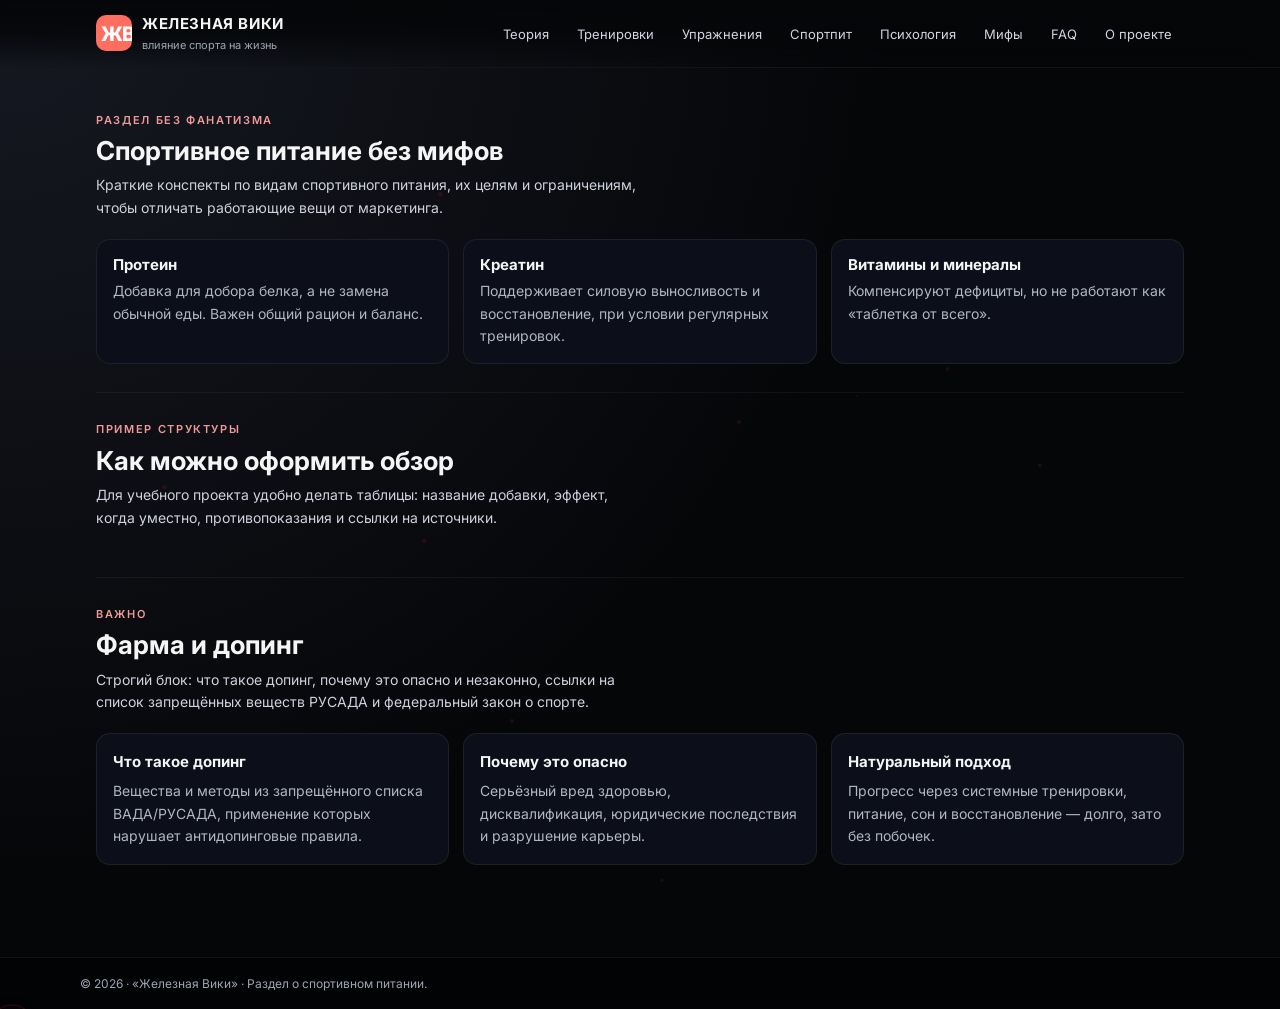
<file: nutrition.html>
<!DOCTYPE html>
<html lang="ru">
<head>
  <meta charset="UTF-8" />
  <title>Спортпит — Железная Вики</title>
  <meta name="viewport" content="width=device-width, initial-scale=1" />
  <link rel="preconnect" href="https://fonts.googleapis.com" />
  <link rel="preconnect" href="https://fonts.gstatic.com" crossorigin />
  <link href="https://fonts.googleapis.com/css2?family=Inter:wght@400;600;700&display=swap" rel="stylesheet" />
  <link rel="stylesheet" href="assets/style.css" />
</head>
<body>
  <canvas id="bg-canvas"></canvas>
  <div class="page-shell">
    <header class="site-header">
      <div class="nav-inner">
        <a href="index.html" class="logo" aria-label="Железная Вики">
          <svg class="logo-svg" viewBox="0 0 36 36" fill="none" aria-hidden="true" width="36" height="36">
            <rect width="36" height="36" rx="10" fill="url(#lg)"/>
            <defs><linearGradient id="lg" x1="0" y1="0" x2="36" y2="36"><stop stop-color="#ff6f61"/><stop offset="1" stop-color="#b71c1c"/></linearGradient></defs>
            <text x="5" y="26" font-family="Inter,sans-serif" font-weight="800" font-size="20" fill="#fff" letter-spacing="-1">ЖВ</text>
          </svg>
          <div class="logo-text">
            <span class="logo-text-main">Железная Вики</span>
            <span class="logo-text-sub">влияние спорта на жизнь</span>
          </div>
        </a>
        <nav class="main-nav">
          <ul>
            <li><a href="theory.html">Теория</a></li>
            <li><a href="workouts.html">Тренировки</a></li>
            <li><a href="exercises.html">Упражнения</a></li>
            <li><a href="nutrition.html" class="active">Спортпит</a></li>
            <li><a href="psychology.html">Психология</a></li>
            <li><a href="myths.html">Мифы</a></li>
            <li><a href="faq.html">FAQ</a></li>
            <li><a href="about.html">О проекте</a></li>
          </ul>
        </nav>
      </div>
    </header>
    <main class="site-main">
      <section class="section">
        <div class="section-header">
          <p class="section-kicker">Раздел без фанатизма</p>
          <h1>Спортивное питание без мифов</h1>
          <p class="section-lead">Краткие конспекты по видам спортивного питания, их целям и ограничениям, чтобы отличать работающие вещи от маркетинга.</p>
        </div>
        <div class="cards-grid columns-3">
          <article class="card"><h2>Протеин</h2><p>Добавка для добора белка, а не замена обычной еды. Важен общий рацион и баланс.</p></article>
          <article class="card"><h2>Креатин</h2><p>Поддерживает силовую выносливость и восстановление, при условии регулярных тренировок.</p></article>
          <article class="card"><h2>Витамины и минералы</h2><p>Компенсируют дефициты, но не работают как «таблетка от всего».</p></article>
        </div>
      </section>
      <section class="section">
        <div class="section-header">
          <p class="section-kicker">Пример структуры</p>
          <h2>Как можно оформить обзор</h2>
          <p class="section-lead">Для учебного проекта удобно делать таблицы: название добавки, эффект, когда уместно, противопоказания и ссылки на источники.</p>
        </div>
      </section>
      <section class="section">
        <div class="section-header">
          <p class="section-kicker">Важно</p>
          <h2>Фарма и допинг</h2>
          <p class="section-lead">Строгий блок: что такое допинг, почему это опасно и незаконно, ссылки на список запрещённых веществ РУСАДА и федеральный закон о спорте.</p>
        </div>
        <div class="cards-grid columns-3">
          <article class="card"><h3>Что такое допинг</h3><p>Вещества и методы из запрещённого списка ВАДА/РУСАДА, применение которых нарушает антидопинговые правила.</p></article>
          <article class="card"><h3>Почему это опасно</h3><p>Серьёзный вред здоровью, дисквалификация, юридические последствия и разрушение карьеры.</p></article>
          <article class="card"><h3>Натуральный подход</h3><p>Прогресс через системные тренировки, питание, сон и восстановление — долго, зато без побочек.</p></article>
        </div>
      </section>
    </main>
    <footer class="site-footer"><div class="footer-inner"><p>© 2026 · «Железная Вики» · Раздел о спортивном питании.</p></div></footer>
  </div>
  <script src="assets/main.js"></script>
  <script src="assets/js/cursor.js"></script>
</body>
</html>
</file>
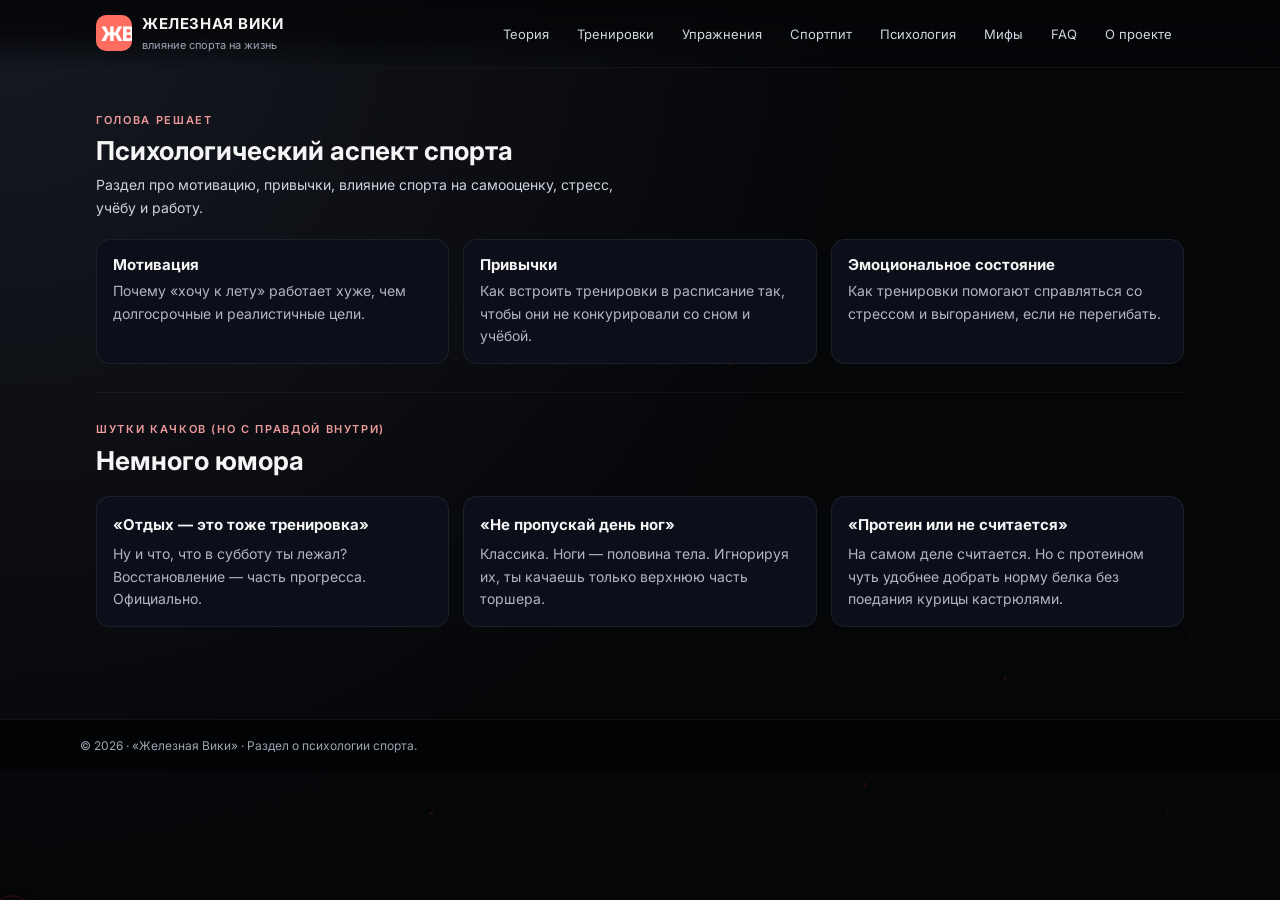
<file: psychology.html>
<!DOCTYPE html>
<html lang="ru">
<head>
  <meta charset="UTF-8" />
  <title>Психология — Железная Вики</title>
  <meta name="viewport" content="width=device-width, initial-scale=1" />
  <link rel="preconnect" href="https://fonts.googleapis.com" />
  <link rel="preconnect" href="https://fonts.gstatic.com" crossorigin />
  <link href="https://fonts.googleapis.com/css2?family=Inter:wght@400;600;700&display=swap" rel="stylesheet" />
  <link rel="stylesheet" href="assets/style.css" />
</head>
<body>
  <canvas id="bg-canvas"></canvas>
  <div class="page-shell">
    <header class="site-header">
      <div class="nav-inner">
        <a href="index.html" class="logo" aria-label="Железная Вики">
          <svg class="logo-svg" viewBox="0 0 36 36" fill="none" aria-hidden="true" width="36" height="36">
            <rect width="36" height="36" rx="10" fill="url(#lg)"/>
            <defs><linearGradient id="lg" x1="0" y1="0" x2="36" y2="36"><stop stop-color="#ff6f61"/><stop offset="1" stop-color="#b71c1c"/></linearGradient></defs>
            <text x="5" y="26" font-family="Inter,sans-serif" font-weight="800" font-size="20" fill="#fff" letter-spacing="-1">ЖВ</text>
          </svg>
          <div class="logo-text">
            <span class="logo-text-main">Железная Вики</span>
            <span class="logo-text-sub">влияние спорта на жизнь</span>
          </div>
        </a>
        <nav class="main-nav">
          <ul>
            <li><a href="theory.html">Теория</a></li>
            <li><a href="workouts.html">Тренировки</a></li>
            <li><a href="exercises.html">Упражнения</a></li>
            <li><a href="nutrition.html">Спортпит</a></li>
            <li><a href="psychology.html" class="active">Психология</a></li>
            <li><a href="myths.html">Мифы</a></li>
            <li><a href="faq.html">FAQ</a></li>
            <li><a href="about.html">О проекте</a></li>
          </ul>
        </nav>
      </div>
    </header>
    <main class="site-main">
      <section class="section">
        <div class="section-header">
          <p class="section-kicker">Голова решает</p>
          <h1>Психологический аспект спорта</h1>
          <p class="section-lead">Раздел про мотивацию, привычки, влияние спорта на самооценку, стресс, учёбу и работу.</p>
        </div>
        <div class="cards-grid columns-3">
          <article class="card"><h2>Мотивация</h2><p>Почему «хочу к лету» работает хуже, чем долгосрочные и реалистичные цели.</p></article>
          <article class="card"><h2>Привычки</h2><p>Как встроить тренировки в расписание так, чтобы они не конкурировали со сном и учёбой.</p></article>
          <article class="card"><h2>Эмоциональное состояние</h2><p>Как тренировки помогают справляться со стрессом и выгоранием, если не перегибать.</p></article>
        </div>
      </section>
      <section class="section">
        <div class="section-header">
          <p class="section-kicker">Шутки качков (но с правдой внутри)</p>
          <h2>Немного юмора</h2>
        </div>
        <div class="cards-grid columns-3">
          <article class="card"><h3>«Отдых — это тоже тренировка»</h3><p>Ну и что, что в субботу ты лежал? Восстановление — часть прогресса. Официально.</p></article>
          <article class="card"><h3>«Не пропускай день ног»</h3><p>Классика. Ноги — половина тела. Игнорируя их, ты качаешь только верхнюю часть торшера.</p></article>
          <article class="card"><h3>«Протеин или не считается»</h3><p>На самом деле считается. Но с протеином чуть удобнее добрать норму белка без поедания курицы кастрюлями.</p></article>
        </div>
      </section>
    </main>
    <footer class="site-footer"><div class="footer-inner"><p>© 2026 · «Железная Вики» · Раздел о психологии спорта.</p></div></footer>
  </div>
  <script src="assets/main.js"></script>
  <script src="assets/js/cursor.js"></script>
</body>
</html>
</file>
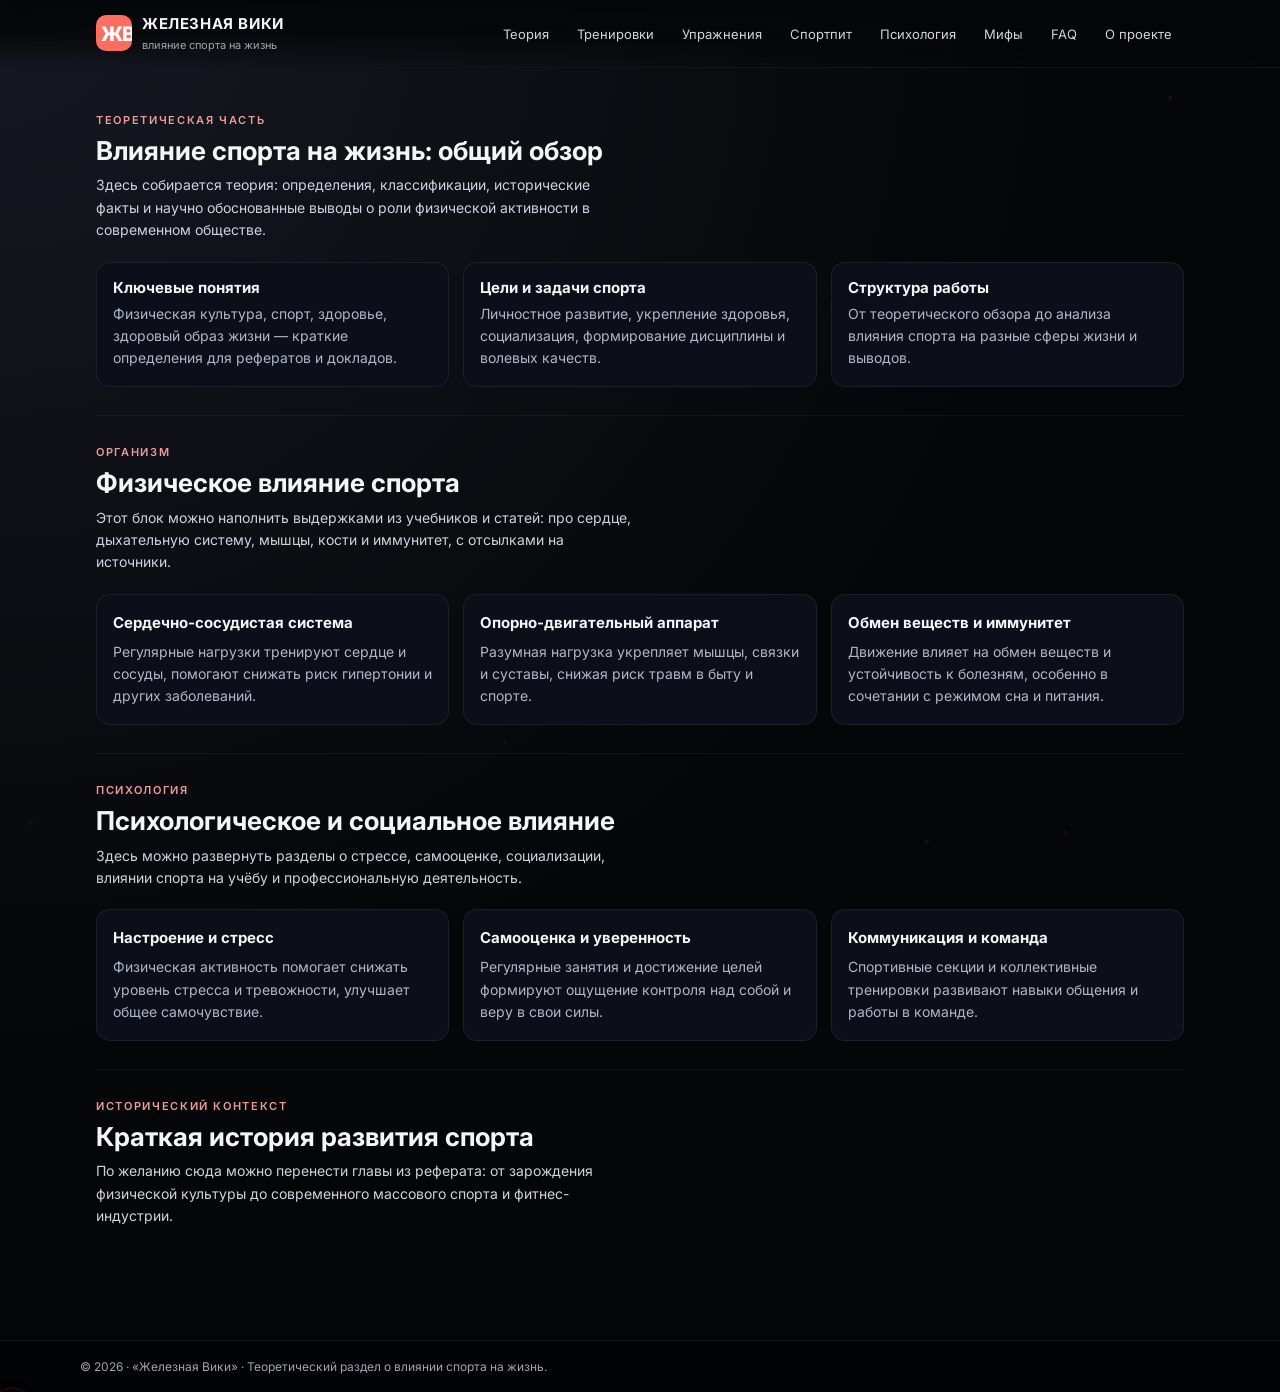
<file: theory.html>
<!DOCTYPE html>
<html lang="ru">
<head>
  <meta charset="UTF-8" />
  <title>Теория — Железная Вики</title>
  <meta name="viewport" content="width=device-width, initial-scale=1" />
  <link rel="preconnect" href="https://fonts.googleapis.com" />
  <link rel="preconnect" href="https://fonts.gstatic.com" crossorigin />
  <link href="https://fonts.googleapis.com/css2?family=Inter:wght@400;600;700&display=swap" rel="stylesheet" />
  <link rel="stylesheet" href="assets/style.css" />
</head>
<body>
  <canvas id="bg-canvas"></canvas>
  <div class="page-shell">
    <header class="site-header">
      <div class="nav-inner">
        <a href="index.html" class="logo" aria-label="Железная Вики">
          <svg class="logo-svg" viewBox="0 0 36 36" fill="none" aria-hidden="true" width="36" height="36">
            <rect width="36" height="36" rx="10" fill="url(#lg)"/>
            <defs><linearGradient id="lg" x1="0" y1="0" x2="36" y2="36"><stop stop-color="#ff6f61"/><stop offset="1" stop-color="#b71c1c"/></linearGradient></defs>
            <text x="5" y="26" font-family="Inter,sans-serif" font-weight="800" font-size="20" fill="#fff" letter-spacing="-1">ЖВ</text>
          </svg>
          <div class="logo-text">
            <span class="logo-text-main">Железная Вики</span>
            <span class="logo-text-sub">влияние спорта на жизнь</span>
          </div>
        </a>
        <nav class="main-nav">
          <ul>
            <li><a href="theory.html" class="active">Теория</a></li>
            <li><a href="workouts.html">Тренировки</a></li>
            <li><a href="exercises.html">Упражнения</a></li>
            <li><a href="nutrition.html">Спортпит</a></li>
            <li><a href="psychology.html">Психология</a></li>
            <li><a href="myths.html">Мифы</a></li>
            <li><a href="faq.html">FAQ</a></li>
            <li><a href="about.html">О проекте</a></li>
          </ul>
        </nav>
      </div>
    </header>
    <main class="site-main">
      <section class="section">
        <div class="section-header">
          <p class="section-kicker">Теоретическая часть</p>
          <h1>Влияние спорта на жизнь: общий обзор</h1>
          <p class="section-lead">Здесь собирается теория: определения, классификации, исторические факты и научно обоснованные выводы о роли физической активности в современном обществе.</p>
        </div>
        <div class="cards-grid columns-3">
          <article class="card"><h2>Ключевые понятия</h2><p>Физическая культура, спорт, здоровье, здоровый образ жизни — краткие определения для рефератов и докладов.</p></article>
          <article class="card"><h2>Цели и задачи спорта</h2><p>Личностное развитие, укрепление здоровья, социализация, формирование дисциплины и волевых качеств.</p></article>
          <article class="card"><h2>Структура работы</h2><p>От теоретического обзора до анализа влияния спорта на разные сферы жизни и выводов.</p></article>
        </div>
      </section>
      <section class="section">
        <div class="section-header">
          <p class="section-kicker">Организм</p>
          <h2>Физическое влияние спорта</h2>
          <p class="section-lead">Этот блок можно наполнить выдержками из учебников и статей: про сердце, дыхательную систему, мышцы, кости и иммунитет, с отсылками на источники.</p>
        </div>
        <div class="cards-grid columns-3">
          <article class="card"><h3>Сердечно‑сосудистая система</h3><p>Регулярные нагрузки тренируют сердце и сосуды, помогают снижать риск гипертонии и других заболеваний.</p></article>
          <article class="card"><h3>Опорно‑двигательный аппарат</h3><p>Разумная нагрузка укрепляет мышцы, связки и суставы, снижая риск травм в быту и спорте.</p></article>
          <article class="card"><h3>Обмен веществ и иммунитет</h3><p>Движение влияет на обмен веществ и устойчивость к болезням, особенно в сочетании с режимом сна и питания.</p></article>
        </div>
      </section>
      <section class="section">
        <div class="section-header">
          <p class="section-kicker">Психология</p>
          <h2>Психологическое и социальное влияние</h2>
          <p class="section-lead">Здесь можно развернуть разделы о стрессе, самооценке, социализации, влиянии спорта на учёбу и профессиональную деятельность.</p>
        </div>
        <div class="cards-grid columns-3">
          <article class="card"><h3>Настроение и стресс</h3><p>Физическая активность помогает снижать уровень стресса и тревожности, улучшает общее самочувствие.</p></article>
          <article class="card"><h3>Самооценка и уверенность</h3><p>Регулярные занятия и достижение целей формируют ощущение контроля над собой и веру в свои силы.</p></article>
          <article class="card"><h3>Коммуникация и команда</h3><p>Спортивные секции и коллективные тренировки развивают навыки общения и работы в команде.</p></article>
        </div>
      </section>
      <section class="section">
        <div class="section-header">
          <p class="section-kicker">Исторический контекст</p>
          <h2>Краткая история развития спорта</h2>
          <p class="section-lead">По желанию сюда можно перенести главы из реферата: от зарождения физической культуры до современного массового спорта и фитнес-индустрии.</p>
        </div>
      </section>
    </main>
    <footer class="site-footer"><div class="footer-inner"><p>© 2026 · «Железная Вики» · Теоретический раздел о влиянии спорта на жизнь.</p></div></footer>
  </div>
  <script src="assets/main.js"></script>
  <script src="assets/js/cursor.js"></script>
</body>
</html>
</file>
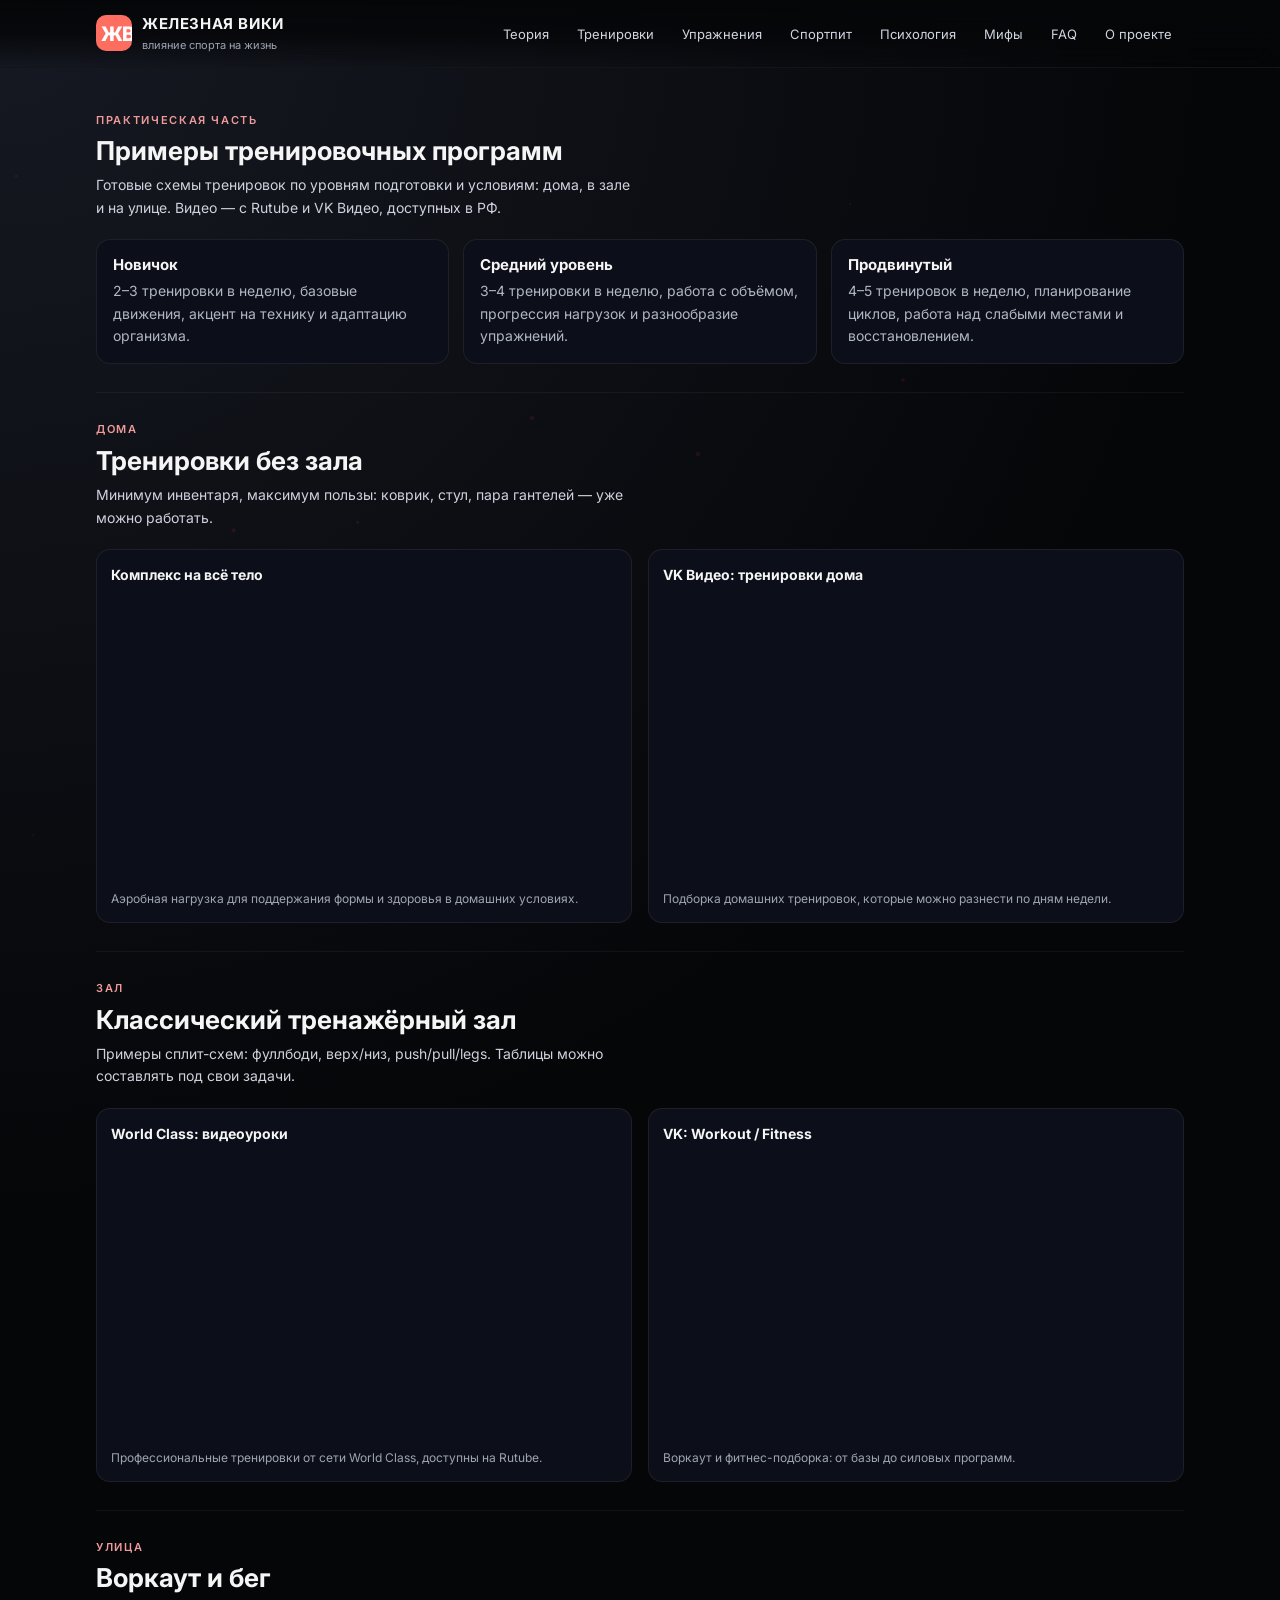
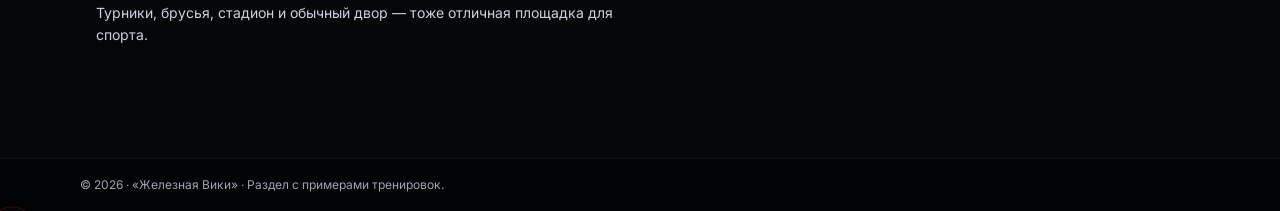
<file: workouts.html>
<!DOCTYPE html>
<html lang="ru">
<head>
  <meta charset="UTF-8" />
  <title>Тренировки — Железная Вики</title>
  <meta name="viewport" content="width=device-width, initial-scale=1" />
  <link rel="preconnect" href="https://fonts.googleapis.com" />
  <link rel="preconnect" href="https://fonts.gstatic.com" crossorigin />
  <link href="https://fonts.googleapis.com/css2?family=Inter:wght@400;600;700&display=swap" rel="stylesheet" />
  <link rel="stylesheet" href="assets/style.css" />
</head>
<body>
  <canvas id="bg-canvas"></canvas>
  <div class="page-shell">
    <header class="site-header">
      <div class="nav-inner">
        <a href="index.html" class="logo" aria-label="Железная Вики">
          <svg class="logo-svg" viewBox="0 0 36 36" fill="none" aria-hidden="true" width="36" height="36">
            <rect width="36" height="36" rx="10" fill="url(#lg)"/>
            <defs><linearGradient id="lg" x1="0" y1="0" x2="36" y2="36"><stop stop-color="#ff6f61"/><stop offset="1" stop-color="#b71c1c"/></linearGradient></defs>
            <text x="5" y="26" font-family="Inter,sans-serif" font-weight="800" font-size="20" fill="#fff" letter-spacing="-1">ЖВ</text>
          </svg>
          <div class="logo-text">
            <span class="logo-text-main">Железная Вики</span>
            <span class="logo-text-sub">влияние спорта на жизнь</span>
          </div>
        </a>
        <nav class="main-nav">
          <ul>
            <li><a href="theory.html">Теория</a></li>
            <li><a href="workouts.html" class="active">Тренировки</a></li>
            <li><a href="exercises.html">Упражнения</a></li>
            <li><a href="nutrition.html">Спортпит</a></li>
            <li><a href="psychology.html">Психология</a></li>
            <li><a href="myths.html">Мифы</a></li>
            <li><a href="faq.html">FAQ</a></li>
            <li><a href="about.html">О проекте</a></li>
          </ul>
        </nav>
      </div>
    </header>
    <main class="site-main">
      <section class="section">
        <div class="section-header">
          <p class="section-kicker">Практическая часть</p>
          <h1>Примеры тренировочных программ</h1>
          <p class="section-lead">Готовые схемы тренировок по уровням подготовки и условиям: дома, в зале и на улице. Видео — с Rutube и VK Видео, доступных в РФ.</p>
        </div>
        <div class="cards-grid columns-3">
          <article class="card"><h2>Новичок</h2><p>2–3 тренировки в неделю, базовые движения, акцент на технику и адаптацию организма.</p></article>
          <article class="card"><h2>Средний уровень</h2><p>3–4 тренировки в неделю, работа с объёмом, прогрессия нагрузок и разнообразие упражнений.</p></article>
          <article class="card"><h2>Продвинутый</h2><p>4–5 тренировок в неделю, планирование циклов, работа над слабыми местами и восстановлением.</p></article>
        </div>
      </section>
      <section class="section">
        <div class="section-header">
          <p class="section-kicker">Дома</p>
          <h2>Тренировки без зала</h2>
          <p class="section-lead">Минимум инвентаря, максимум пользы: коврик, стул, пара гантелей — уже можно работать.</p>
        </div>
        <div class="video-grid">
          <article class="video-card">
            <h3>Комплекс на всё тело</h3>
            <div class="video-frame"><iframe src="https://rutube.ru/play/embed/f80def20785e1056ff71be51c012d3ee/" title="7 Minute Workout" frameborder="0" allowfullscreen loading="lazy"></iframe></div>
            <p class="video-meta">Аэробная нагрузка для поддержания формы и здоровья в домашних условиях.</p>
          </article>
          <article class="video-card">
            <h3>VK Видео: тренировки дома</h3>
            <div class="video-frame"><iframe src="https://vkvideo.ru/playlist/-47428905_1" title="Домашние тренировки — VK Видео" frameborder="0" allowfullscreen loading="lazy"></iframe></div>
            <p class="video-meta">Подборка домашних тренировок, которые можно разнести по дням недели.</p>
          </article>
        </div>
      </section>
      <section class="section">
        <div class="section-header">
          <p class="section-kicker">Зал</p>
          <h2>Классический тренажёрный зал</h2>
          <p class="section-lead">Примеры сплит-схем: фуллбоди, верх/низ, push/pull/legs. Таблицы можно составлять под свои задачи.</p>
        </div>
        <div class="video-grid">
          <article class="video-card">
            <h3>World Class: видеоуроки</h3>
            <div class="video-frame"><iframe src="https://rutube.ru/channel/25500782/" title="World Class на Rutube" frameborder="0" allowfullscreen loading="lazy"></iframe></div>
            <p class="video-meta">Профессиональные тренировки от сети World Class, доступны на Rutube.</p>
          </article>
          <article class="video-card">
            <h3>VK: Workout / Fitness</h3>
            <div class="video-frame"><iframe src="https://vkvideo.ru/playlist/-42440633_48570837" title="Workout — VK Видео" frameborder="0" allowfullscreen loading="lazy"></iframe></div>
            <p class="video-meta">Воркаут и фитнес-подборка: от базы до силовых программ.</p>
          </article>
        </div>
      </section>
      <section class="section">
        <div class="section-header">
          <p class="section-kicker">Улица</p>
          <h2>Воркаут и бег</h2>
          <p class="section-lead">Турники, брусья, стадион и обычный двор — тоже отличная площадка для спорта.</p>
        </div>
      </section>
    </main>
    <footer class="site-footer"><div class="footer-inner"><p>© 2026 · «Железная Вики» · Раздел с примерами тренировок.</p></div></footer>
  </div>
  <script src="assets/main.js"></script>
  <script src="assets/js/cursor.js"></script>
</body>
</html>
</file>
<file: assets/css/style.css>
/* ===== ЖЕЛЕЗНАЯ ВИКИ — GLOBAL STYLES ===== */

:root {
  --bg: #0a0b0d;
  --bg-alt: #0f1115;
  --surface: #141820;
  --surface-2: #1a1f28;
  --surface-soft: #1f2535;
  --border: rgba(255,255,255,0.07);
  --border-strong: rgba(255,255,255,0.14);
  --accent: #c62828;
  --accent-hover: #e53935;
  --accent-soft: rgba(198,40,40,0.15);
  --accent-glow: rgba(198,40,40,0.3);
  --text: #f0f0f0;
  --text-muted: #8a90a0;
  --text-soft: #555e72;
  --white: #ffffff;
  --radius: 12px;
  --radius-sm: 8px;
  --radius-lg: 18px;
  --max: 1140px;
  --header-h: 68px;
  --font-display: 'Oswald', sans-serif;
  --font-body: 'Inter', sans-serif;
}

*, *::before, *::after { box-sizing: border-box; margin: 0; padding: 0; }

html {
  scroll-behavior: smooth;
  -webkit-font-smoothing: antialiased;
  scroll-padding-top: var(--header-h);
}

body {
  min-height: 100vh;
  background-color: var(--bg);
  color: var(--text);
  font-family: var(--font-body);
  font-size: 16px;
  line-height: 1.65;
  overflow-x: hidden;
}

img, iframe, video { display: block; max-width: 100%; }
ul { list-style: none; }
a { color: inherit; text-decoration: none; }
button { cursor: pointer; background: none; border: none; font: inherit; color: inherit; }

::selection { background: var(--accent-soft); color: var(--white); }

:focus-visible {
  outline: 2px solid var(--accent);
  outline-offset: 3px;
  border-radius: 4px;
}

/* ===== CANVAS BG ===== */
#bgCanvas {
  position: fixed;
  inset: 0;
  z-index: 0;
  pointer-events: none;
  opacity: 0.18;
}

/* ===== CONTAINER ===== */
.container {
  max-width: var(--max);
  margin: 0 auto;
  padding: 0 24px;
  position: relative;
  z-index: 1;
}

/* ===== HEADER ===== */
.site-header {
  position: sticky;
  top: 0;
  z-index: 100;
  height: var(--header-h);
  background: rgba(10,11,13,0.85);
  backdrop-filter: blur(20px);
  -webkit-backdrop-filter: blur(20px);
  border-bottom: 1px solid var(--border);
}

.header-inner {
  max-width: var(--max);
  margin: 0 auto;
  padding: 0 24px;
  height: 100%;
  display: flex;
  align-items: center;
  justify-content: space-between;
  gap: 20px;
}

.logo {
  display: flex;
  align-items: center;
  gap: 12px;
  flex-shrink: 0;
}

.logo-icon { width: 38px; height: 38px; }

.logo-text {
  display: flex;
  flex-direction: column;
  gap: 1px;
}

.logo-main {
  font-family: var(--font-display);
  font-size: 18px;
  font-weight: 700;
  letter-spacing: 0.05em;
  text-transform: uppercase;
  line-height: 1;
}

.logo-sub {
  font-size: 11px;
  color: var(--text-muted);
  letter-spacing: 0.08em;
  text-transform: uppercase;
}

.main-nav ul {
  display: flex;
  gap: 4px;
  align-items: center;
}

.main-nav a {
  font-size: 13px;
  font-weight: 500;
  color: var(--text-muted);
  padding: 6px 12px;
  border-radius: var(--radius-sm);
  transition: color 0.2s, background 0.2s;
  letter-spacing: 0.02em;
}

.main-nav a:hover {
  color: var(--text);
  background: var(--surface);
}

.main-nav a.active {
  color: var(--accent-hover);
  background: var(--accent-soft);
}

.burger {
  display: none;
  font-size: 22px;
  color: var(--text);
  padding: 8px;
}

/* ===== HERO ===== */
.hero {
  min-height: calc(100vh - var(--header-h));
  display: flex;
  align-items: center;
  padding: 80px 24px;
  max-width: var(--max);
  margin: 0 auto;
  gap: 60px;
  position: relative;
  z-index: 1;
}

.hero-content {
  flex: 1;
  max-width: 600px;
}

.hero-badge {
  display: inline-block;
  font-size: 12px;
  font-weight: 600;
  letter-spacing: 0.12em;
  text-transform: uppercase;
  color: var(--accent-hover);
  background: var(--accent-soft);
  border: 1px solid rgba(198,40,40,0.3);
  padding: 6px 14px;
  border-radius: var(--radius-sm);
  margin-bottom: 24px;
}

.hero-title {
  font-family: var(--font-display);
  font-size: clamp(3rem, 8vw, 7rem);
  font-weight: 700;
  line-height: 0.95;
  letter-spacing: 0.02em;
  text-transform: uppercase;
  margin-bottom: 24px;
  color: var(--white);
}

.hero-title .accent {
  color: var(--accent);
  display: block;
  -webkit-text-stroke: 2px var(--accent);
  color: transparent;
  text-shadow: none;
  position: relative;
}

.hero-title .accent::before {
  content: attr(data-text);
  position: absolute;
  left: 0;
  top: 0;
  color: var(--accent);
  -webkit-text-stroke: 0;
}

.hero-sub {
  font-size: 17px;
  color: var(--text-muted);
  margin-bottom: 36px;
  max-width: 480px;
  line-height: 1.7;
}

.hero-actions {
  display: flex;
  gap: 12px;
  flex-wrap: wrap;
  margin-bottom: 48px;
}

.btn {
  display: inline-flex;
  align-items: center;
  gap: 8px;
  padding: 13px 26px;
  border-radius: var(--radius-sm);
  font-size: 14px;
  font-weight: 600;
  letter-spacing: 0.04em;
  text-transform: uppercase;
  transition: all 0.2s;
  white-space: nowrap;
}

.btn-primary {
  background: var(--accent);
  color: var(--white);
  border: 2px solid var(--accent);
  box-shadow: 0 4px 24px var(--accent-glow);
}

.btn-primary:hover {
  background: var(--accent-hover);
  border-color: var(--accent-hover);
  box-shadow: 0 6px 32px rgba(229,57,53,0.5);
  transform: translateY(-1px);
}

.btn-ghost {
  background: transparent;
  color: var(--text);
  border: 2px solid var(--border-strong);
}

.btn-ghost:hover {
  border-color: var(--accent);
  color: var(--accent);
}

.hero-stats {
  display: flex;
  gap: 36px;
}

.stat {
  display: flex;
  flex-direction: column;
  gap: 2px;
}

.stat-num {
  font-family: var(--font-display);
  font-size: 32px;
  font-weight: 700;
  color: var(--white);
  line-height: 1;
}

.stat-label {
  font-size: 12px;
  color: var(--text-muted);
  text-transform: uppercase;
  letter-spacing: 0.08em;
}

/* Hero visual */
.hero-visual {
  flex: 0 0 380px;
  display: flex;
  align-items: center;
  justify-content: center;
}

.hero-ring {
  width: 320px;
  height: 320px;
  border-radius: 50%;
  border: 2px solid var(--border-strong);
  display: flex;
  align-items: center;
  justify-content: center;
  position: relative;
  animation: spin-slow 20s linear infinite;
}

.hero-ring::before {
  content: '';
  position: absolute;
  inset: -2px;
  border-radius: 50%;
  border: 2px solid transparent;
  border-top-color: var(--accent);
  border-right-color: var(--accent);
  animation: spin-slow 4s linear infinite;
}

.hero-ring-inner {
  width: 240px;
  height: 240px;
  border-radius: 50%;
  background: radial-gradient(circle at 40% 30%, var(--surface-2), var(--bg-alt));
  border: 1px solid var(--border);
  display: flex;
  align-items: center;
  justify-content: center;
  box-shadow: 0 0 60px rgba(198,40,40,0.15);
}

.hero-barbell {
  width: 160px;
  animation: float 3s ease-in-out infinite;
}

@keyframes spin-slow {
  to { transform: rotate(360deg); }
}

@keyframes float {
  0%, 100% { transform: translateY(0); }
  50% { transform: translateY(-8px); }
}

/* ===== TICKER ===== */
.ticker-wrap {
  overflow: hidden;
  background: var(--surface);
  border-top: 1px solid var(--border);
  border-bottom: 1px solid var(--border);
  padding: 12px 0;
  position: relative;
  z-index: 1;
}

.ticker {
  display: flex;
  white-space: nowrap;
  animation: ticker-scroll 30s linear infinite;
  font-size: 13px;
  color: var(--text-muted);
  letter-spacing: 0.03em;
}

.ticker span { padding: 0 20px; flex-shrink: 0; }

@keyframes ticker-scroll {
  from { transform: translateX(0); }
  to { transform: translateX(-50%); }
}

/* ===== SECTION COMMON ===== */
.sections-overview,
.featured-video,
.quick-facts,
.joke-section {
  padding: 80px 0;
  position: relative;
  z-index: 1;
}

.sections-overview { background: var(--bg-alt); }
.featured-video { background: var(--bg); }
.quick-facts { background: var(--bg-alt); }
.joke-section { background: var(--bg); }

.section-title {
  font-family: var(--font-display);
  font-size: clamp(1.8rem, 4vw, 2.8rem);
  font-weight: 700;
  text-transform: uppercase;
  letter-spacing: 0.04em;
  margin-bottom: 8px;
  color: var(--white);
}

.section-sub {
  font-size: 15px;
  color: var(--text-muted);
  margin-bottom: 48px;
  max-width: 500px;
}

/* ===== CARDS GRID ===== */
.cards-grid {
  display: grid;
  grid-template-columns: repeat(auto-fill, minmax(300px, 1fr));
  gap: 20px;
}

.wiki-card {
  background: var(--surface);
  border: 1px solid var(--border);
  border-radius: var(--radius);
  padding: 28px;
  display: flex;
  flex-direction: column;
  gap: 10px;
  transition: all 0.25s;
  position: relative;
  overflow: hidden;
}

.wiki-card::before {
  content: '';
  position: absolute;
  top: 0;
  left: 0;
  right: 0;
  height: 2px;
  background: linear-gradient(90deg, var(--accent), transparent);
  opacity: 0;
  transition: opacity 0.25s;
}

.wiki-card:hover {
  border-color: var(--border-strong);
  background: var(--surface-2);
  transform: translateY(-3px);
  box-shadow: 0 8px 32px rgba(0,0,0,0.4);
}

.wiki-card:hover::before { opacity: 1; }

.card-icon {
  font-size: 32px;
  line-height: 1;
}

.wiki-card h3 {
  font-family: var(--font-display);
  font-size: 20px;
  font-weight: 600;
  text-transform: uppercase;
  letter-spacing: 0.04em;
  color: var(--white);
}

.wiki-card p {
  font-size: 14px;
  color: var(--text-muted);
  line-height: 1.6;
  flex: 1;
}

.card-arrow {
  font-size: 18px;
  color: var(--accent);
  transition: transform 0.2s;
}

.wiki-card:hover .card-arrow {
  transform: translateX(4px);
}

/* ===== VIDEO ===== */
.video-grid {
  display: grid;
  grid-template-columns: 2fr 1fr;
  gap: 20px;
}

.video-side {
  display: flex;
  flex-direction: column;
  gap: 20px;
}

.video-card {
  background: var(--surface);
  border: 1px solid var(--border);
  border-radius: var(--radius);
  overflow: hidden;
  transition: border-color 0.2s;
}

.video-card:hover {
  border-color: var(--border-strong);
}

.video-wrap {
  position: relative;
  padding-bottom: 56.25%;
  height: 0;
  overflow: hidden;
}

.video-wrap iframe {
  position: absolute;
  inset: 0;
  width: 100%;
  height: 100%;
}

.video-info {
  padding: 16px 20px;
}

.video-tag {
  display: inline-block;
  font-size: 11px;
  font-weight: 600;
  letter-spacing: 0.1em;
  text-transform: uppercase;
  color: var(--accent-hover);
  margin-bottom: 6px;
}

.video-info h3 {
  font-family: var(--font-display);
  font-size: 16px;
  font-weight: 600;
  text-transform: uppercase;
  letter-spacing: 0.03em;
  color: var(--white);
}

.video-info p {
  font-size: 13px;
  color: var(--text-muted);
  margin-top: 6px;
}

/* ===== FACTS ===== */
.facts-grid {
  display: grid;
  grid-template-columns: repeat(4, 1fr);
  gap: 20px;
}

.fact-card {
  background: var(--surface);
  border: 1px solid var(--border);
  border-radius: var(--radius);
  padding: 28px 24px;
  text-align: center;
  transition: all 0.2s;
}

.fact-card:hover {
  border-color: var(--accent);
  box-shadow: 0 0 24px var(--accent-glow);
}

.fact-num {
  font-family: var(--font-display);
  font-size: 42px;
  font-weight: 700;
  color: var(--accent-hover);
  line-height: 1;
  margin-bottom: 4px;
}

.fact-unit {
  font-size: 12px;
  color: var(--text-muted);
  text-transform: uppercase;
  letter-spacing: 0.1em;
  margin-bottom: 12px;
}

.fact-card p {
  font-size: 13px;
  color: var(--text-muted);
  line-height: 1.55;
  max-width: none;
}

/* ===== JOKES ===== */
.jokes-grid {
  display: grid;
  grid-template-columns: repeat(2, 1fr);
  gap: 20px;
}

.joke-card {
  background: var(--surface);
  border: 1px solid var(--border);
  border-radius: var(--radius);
  padding: 28px;
  position: relative;
  overflow: hidden;
}

.joke-card::after {
  content: '';
  position: absolute;
  bottom: 0;
  right: 0;
  width: 60px;
  height: 60px;
  background: radial-gradient(circle, var(--accent-soft), transparent);
  border-radius: 50%;
  transform: translate(20px, 20px);
}

.joke-emoji {
  font-size: 28px;
  margin-bottom: 14px;
}

.joke-card p {
  font-size: 15px;
  color: var(--text);
  font-style: italic;
  line-height: 1.6;
  margin-bottom: 12px;
}

.joke-author {
  font-size: 12px;
  color: var(--text-soft);
  font-style: normal;
  letter-spacing: 0.05em;
}

/* ===== FOOTER ===== */
.site-footer {
  background: var(--bg-alt);
  border-top: 1px solid var(--border);
  padding: 56px 0 24px;
  position: relative;
  z-index: 1;
}

.footer-grid {
  display: grid;
  grid-template-columns: 2fr 1fr 1fr;
  gap: 48px;
  margin-bottom: 48px;
}

.footer-brand .logo {
  margin-bottom: 14px;
}

.footer-brand p {
  font-size: 13px;
  color: var(--text-muted);
  max-width: 320px;
  line-height: 1.65;
}

.footer-links h4 {
  font-family: var(--font-display);
  font-size: 14px;
  font-weight: 600;
  text-transform: uppercase;
  letter-spacing: 0.08em;
  color: var(--text-muted);
  margin-bottom: 16px;
}

.footer-links ul {
  display: flex;
  flex-direction: column;
  gap: 8px;
}

.footer-links a {
  font-size: 14px;
  color: var(--text-soft);
  transition: color 0.2s;
}

.footer-links a:hover { color: var(--text); }

.footer-bottom {
  padding-top: 24px;
  border-top: 1px solid var(--border);
  font-size: 13px;
  color: var(--text-soft);
  text-align: center;
}

/* ===== INNER PAGE COMMON ===== */
.page-hero {
  padding: 60px 0 48px;
  background: var(--bg-alt);
  border-bottom: 1px solid var(--border);
  position: relative;
  z-index: 1;
}

.page-hero-inner {
  max-width: var(--max);
  margin: 0 auto;
  padding: 0 24px;
}

.breadcrumb {
  display: flex;
  gap: 8px;
  align-items: center;
  font-size: 13px;
  color: var(--text-soft);
  margin-bottom: 20px;
}

.breadcrumb a { color: var(--text-muted); transition: color 0.2s; }
.breadcrumb a:hover { color: var(--text); }
.breadcrumb .sep { color: var(--text-soft); }

.page-title {
  font-family: var(--font-display);
  font-size: clamp(2rem, 5vw, 4rem);
  font-weight: 700;
  text-transform: uppercase;
  letter-spacing: 0.04em;
  color: var(--white);
  margin-bottom: 12px;
}

.page-desc {
  font-size: 16px;
  color: var(--text-muted);
  max-width: 600px;
  line-height: 1.65;
}

.page-content {
  max-width: var(--max);
  margin: 0 auto;
  padding: 56px 24px;
  position: relative;
  z-index: 1;
}

/* ===== ARTICLE / THEORY ===== */
.article-layout {
  display: grid;
  grid-template-columns: 260px 1fr;
  gap: 48px;
  align-items: start;
}

.sidebar {
  position: sticky;
  top: calc(var(--header-h) + 24px);
  background: var(--surface);
  border: 1px solid var(--border);
  border-radius: var(--radius);
  padding: 24px;
}

.sidebar h3 {
  font-family: var(--font-display);
  font-size: 13px;
  font-weight: 600;
  text-transform: uppercase;
  letter-spacing: 0.1em;
  color: var(--text-muted);
  margin-bottom: 16px;
}

.sidebar ul {
  display: flex;
  flex-direction: column;
  gap: 4px;
}

.sidebar a {
  display: block;
  font-size: 14px;
  color: var(--text-muted);
  padding: 8px 12px;
  border-radius: var(--radius-sm);
  transition: all 0.2s;
  border-left: 2px solid transparent;
}

.sidebar a:hover {
  color: var(--text);
  background: var(--bg);
  border-left-color: var(--accent);
}

.sidebar a.active {
  color: var(--accent-hover);
  background: var(--accent-soft);
  border-left-color: var(--accent);
}

.article-body h2 {
  font-family: var(--font-display);
  font-size: clamp(1.4rem, 3vw, 2rem);
  font-weight: 700;
  text-transform: uppercase;
  letter-spacing: 0.04em;
  color: var(--white);
  margin: 48px 0 16px;
  padding-top: 48px;
  border-top: 1px solid var(--border);
}

.article-body h2:first-child {
  margin-top: 0;
  padding-top: 0;
  border-top: none;
}

.article-body h3 {
  font-family: var(--font-display);
  font-size: 1.2rem;
  font-weight: 600;
  text-transform: uppercase;
  letter-spacing: 0.04em;
  color: var(--text);
  margin: 28px 0 12px;
}

.article-body p {
  font-size: 15px;
  color: var(--text-muted);
  line-height: 1.75;
  margin-bottom: 18px;
  max-width: 70ch;
}

.article-body ul, .article-body ol {
  list-style: disc;
  padding-left: 24px;
  margin-bottom: 18px;
}

.article-body ol { list-style: decimal; }

.article-body li {
  font-size: 15px;
  color: var(--text-muted);
  line-height: 1.7;
  margin-bottom: 6px;
  max-width: 70ch;
}

.article-body strong { color: var(--white); font-weight: 600; }

.callout {
  background: var(--surface);
  border: 1px solid var(--border);
  border-left: 3px solid var(--accent);
  border-radius: var(--radius-sm);
  padding: 20px 24px;
  margin: 24px 0;
}

.callout-warn {
  border-left-color: #ff9800;
}

.callout p {
  font-size: 14px;
  color: var(--text-muted);
  margin: 0;
}

.callout strong { color: var(--white); }

/* ===== TABLE ===== */
.wiki-table {
  width: 100%;
  border-collapse: collapse;
  margin: 24px 0;
  font-size: 14px;
  overflow-x: auto;
  display: block;
}

.wiki-table th {
  background: var(--surface);
  color: var(--text-muted);
  font-size: 12px;
  text-transform: uppercase;
  letter-spacing: 0.08em;
  padding: 12px 16px;
  text-align: left;
  border-bottom: 1px solid var(--border-strong);
  white-space: nowrap;
}

.wiki-table td {
  padding: 12px 16px;
  border-bottom: 1px solid var(--border);
  color: var(--text-muted);
  vertical-align: top;
}

.wiki-table tr:hover td {
  background: var(--surface);
}

.wiki-table td:first-child {
  font-weight: 600;
  color: var(--text);
}

/* ===== MYTH / FAQ ===== */
.myth-card {
  background: var(--surface);
  border: 1px solid var(--border);
  border-radius: var(--radius);
  overflow: hidden;
  margin-bottom: 16px;
  transition: border-color 0.2s;
}

.myth-card:hover { border-color: var(--border-strong); }

.myth-header {
  padding: 20px 24px;
  cursor: pointer;
  display: flex;
  justify-content: space-between;
  align-items: flex-start;
  gap: 16px;
}

.myth-label {
  display: inline-block;
  font-size: 11px;
  font-weight: 700;
  letter-spacing: 0.1em;
  text-transform: uppercase;
  padding: 3px 8px;
  border-radius: 4px;
  margin-bottom: 8px;
}

.myth-label.myth { background: rgba(198,40,40,0.2); color: var(--accent-hover); }
.myth-label.fact { background: rgba(76,175,80,0.15); color: #81c784; }

.myth-header h3 {
  font-size: 16px;
  color: var(--text);
  line-height: 1.45;
  font-weight: 500;
}

.myth-toggle {
  font-size: 20px;
  color: var(--text-muted);
  transition: transform 0.2s;
  flex-shrink: 0;
  margin-top: 2px;
}

.myth-card.open .myth-toggle { transform: rotate(45deg); color: var(--accent); }

.myth-body {
  padding: 0 24px;
  max-height: 0;
  overflow: hidden;
  transition: max-height 0.3s ease, padding 0.3s;
}

.myth-card.open .myth-body {
  max-height: 400px;
  padding: 0 24px 20px;
}

.myth-body p {
  font-size: 14px;
  color: var(--text-muted);
  line-height: 1.7;
  border-top: 1px solid var(--border);
  padding-top: 16px;
  margin: 0;
  max-width: none;
}

/* ===== EXERCISE CARDS ===== */
.exercise-grid {
  display: grid;
  grid-template-columns: repeat(auto-fill, minmax(280px, 1fr));
  gap: 20px;
}

.exercise-card {
  background: var(--surface);
  border: 1px solid var(--border);
  border-radius: var(--radius);
  padding: 24px;
  transition: all 0.2s;
}

.exercise-card:hover {
  border-color: var(--accent);
  box-shadow: 0 4px 24px var(--accent-glow);
}

.ex-badge {
  display: inline-block;
  font-size: 11px;
  font-weight: 600;
  letter-spacing: 0.08em;
  text-transform: uppercase;
  padding: 4px 10px;
  border-radius: 4px;
  margin-bottom: 12px;
  background: var(--accent-soft);
  color: var(--accent-hover);
}

.ex-badge.back { background: rgba(33,150,243,0.1); color: #64b5f6; }
.ex-badge.legs { background: rgba(76,175,80,0.1); color: #81c784; }
.ex-badge.shoulders { background: rgba(255,152,0,0.1); color: #ffb74d; }
.ex-badge.arms { background: rgba(156,39,176,0.1); color: #ce93d8; }
.ex-badge.core { background: rgba(0,188,212,0.1); color: #4dd0e1; }

.exercise-card h3 {
  font-family: var(--font-display);
  font-size: 18px;
  font-weight: 600;
  text-transform: uppercase;
  letter-spacing: 0.03em;
  color: var(--white);
  margin-bottom: 8px;
}

.exercise-card p {
  font-size: 13px;
  color: var(--text-muted);
  line-height: 1.6;
  margin-bottom: 14px;
}

.ex-meta {
  display: flex;
  gap: 12px;
  flex-wrap: wrap;
}

.ex-tag {
  font-size: 11px;
  color: var(--text-soft);
  background: var(--bg);
  padding: 4px 10px;
  border-radius: 20px;
  border: 1px solid var(--border);
}

/* ===== FILTERS ===== */
.filter-bar {
  display: flex;
  gap: 8px;
  flex-wrap: wrap;
  margin-bottom: 32px;
}

.filter-btn {
  font-size: 13px;
  font-weight: 500;
  padding: 8px 18px;
  border-radius: 20px;
  border: 1px solid var(--border);
  color: var(--text-muted);
  transition: all 0.2s;
  background: var(--surface);
}

.filter-btn:hover {
  border-color: var(--border-strong);
  color: var(--text);
}

.filter-btn.active {
  background: var(--accent);
  border-color: var(--accent);
  color: var(--white);
}

/* ===== NUTRITION TABLE ===== */
.nutrition-grid {
  display: grid;
  grid-template-columns: repeat(auto-fill, minmax(300px, 1fr));
  gap: 20px;
  margin-bottom: 40px;
}

.nutrition-card {
  background: var(--surface);
  border: 1px solid var(--border);
  border-radius: var(--radius);
  padding: 28px;
  transition: all 0.2s;
}

.nutrition-card:hover {
  border-color: var(--border-strong);
  transform: translateY(-2px);
}

.nutr-icon {
  font-size: 36px;
  margin-bottom: 14px;
}

.nutrition-card h3 {
  font-family: var(--font-display);
  font-size: 20px;
  font-weight: 700;
  text-transform: uppercase;
  letter-spacing: 0.04em;
  color: var(--white);
  margin-bottom: 8px;
}

.nutrition-card p {
  font-size: 14px;
  color: var(--text-muted);
  line-height: 1.65;
  margin-bottom: 14px;
}

.nutr-rating {
  display: flex;
  gap: 4px;
}

.nutr-dot {
  width: 8px;
  height: 8px;
  border-radius: 50%;
  background: var(--border-strong);
}

.nutr-dot.filled { background: var(--accent-hover); }

/* ===== SCROLL REVEAL ===== */
.reveal {
  opacity: 0;
  transform: translateY(24px);
  transition: opacity 0.6s ease, transform 0.6s ease;
}

.reveal.visible {
  opacity: 1;
  transform: translateY(0);
}

/* ===== RESPONSIVE ===== */
@media (max-width: 1024px) {
  .facts-grid { grid-template-columns: repeat(2, 1fr); }
  .video-grid { grid-template-columns: 1fr; }
  .hero-visual { display: none; }
  .article-layout { grid-template-columns: 1fr; }
  .sidebar { position: static; }
  .footer-grid { grid-template-columns: 1fr 1fr; }
}

@media (max-width: 768px) {
  .main-nav { display: none; }
  .main-nav.open { display: block; }
  .main-nav ul { flex-direction: column; gap: 2px; }
  .burger { display: block; }
  .hero { padding: 48px 24px; }
  .hero-stats { gap: 24px; }
  .cards-grid { grid-template-columns: 1fr; }
  .facts-grid { grid-template-columns: repeat(2, 1fr); }
  .jokes-grid { grid-template-columns: 1fr; }
  .footer-grid { grid-template-columns: 1fr; gap: 32px; }
  .sections-overview, .featured-video, .quick-facts, .joke-section { padding: 56px 0; }
}

@media (max-width: 480px) {
  .facts-grid { grid-template-columns: 1fr; }
  .hero-actions { flex-direction: column; }
  .hero-stats { flex-wrap: wrap; gap: 20px; }
}

@media (prefers-reduced-motion: reduce) {
  *, *::before, *::after {
    animation-duration: 0.01ms !important;
    transition-duration: 0.01ms !important;
  }
}
</file>
<file: assets/style.css>
*, *::before, *::after { box-sizing: border-box; margin: 0; padding: 0; }
html { scroll-behavior: smooth; -webkit-font-smoothing: antialiased; }

body {
  min-height: 100vh;
  background: radial-gradient(circle at top left, #161922 0, #050608 55%);
  color: #f5f5f5;
  font-family: "Inter", system-ui, -apple-system, BlinkMacSystemFont, sans-serif;
  font-size: 16px;
  line-height: 1.6;
}

img, iframe, canvas { max-width: 100%; display: block; }
a { color: inherit; text-decoration: none; }
a:hover { color: #ef9a9a; }

.page-shell { position: relative; min-height: 100vh; z-index: 1; }

#bg-canvas {
  position: fixed;
  inset: 0;
  z-index: 0;
  pointer-events: none;
  opacity: 0.22;
}

/* HEADER */
.site-header {
  position: sticky;
  top: 0;
  z-index: 10;
  backdrop-filter: blur(16px);
  background: linear-gradient(to bottom, rgba(5,6,8,0.97), rgba(5,6,8,0.85), transparent);
  border-bottom: 1px solid rgba(255,255,255,0.06);
}

.nav-inner {
  max-width: 1120px;
  margin: 0 auto;
  padding: 12px 16px;
  display: flex;
  align-items: center;
  justify-content: space-between;
  gap: 16px;
  flex-wrap: wrap;
}

.logo { display: flex; align-items: center; gap: 10px; }
.logo-svg { flex-shrink: 0; }
.logo-text { display: flex; flex-direction: column; gap: 1px; }
.logo-text-main { font-size: 15px; font-weight: 700; letter-spacing: 0.04em; text-transform: uppercase; }
.logo-text-sub { font-size: 11px; color: #9ea4b2; }

.main-nav ul { list-style: none; display: flex; gap: 4px; align-items: center; flex-wrap: wrap; }
.main-nav a {
  font-size: 13px;
  padding: 6px 11px;
  border-radius: 999px;
  border: 1px solid transparent;
  color: #d1d5e0;
  transition: background 0.18s, border-color 0.18s, color 0.18s;
}
.main-nav a:hover {
  border-color: rgba(229,57,53,0.4);
  background: rgba(229,57,53,0.08);
  color: #ffc0b8;
}

/* MAIN */
.site-main { max-width: 1120px; margin: 0 auto; padding: 16px 16px 64px; position: relative; z-index: 1; }

/* HERO */
.hero { padding: 32px 0 40px; }
.hero-grid {
  display: grid;
  grid-template-columns: minmax(0, 3fr) minmax(0, 2fr);
  gap: 32px;
  align-items: start;
}

.hero-kicker {
  font-size: 12px;
  text-transform: uppercase;
  letter-spacing: 0.16em;
  color: #ef9a9a;
  margin-bottom: 10px;
}

.hero h1 {
  font-size: clamp(28px, 4.5vw, 42px);
  line-height: 1.1;
  font-weight: 700;
  margin-bottom: 14px;
  text-wrap: balance;
}

.hero-lead {
  color: #cfd2de;
  font-size: 15px;
  max-width: 52ch;
  margin-bottom: 20px;
}

.hero-actions { display: flex; flex-wrap: wrap; gap: 10px; margin-bottom: 22px; }

.btn {
  display: inline-flex;
  align-items: center;
  justify-content: center;
  padding: 10px 20px;
  font-size: 14px;
  font-weight: 600;
  border-radius: 999px;
  border: 1px solid transparent;
  cursor: pointer;
  transition: background 0.18s, border-color 0.18s, transform 0.14s, box-shadow 0.18s;
  text-decoration: none;
}

.btn-primary {
  background: #e53935;
  border-color: #e53935;
  color: #fff;
  box-shadow: 0 0 18px rgba(229,57,53,0.35);
}
.btn-primary:hover {
  background: #c62828;
  border-color: #c62828;
  transform: translateY(-2px);
  box-shadow: 0 4px 24px rgba(229,57,53,0.5);
  color: #fff;
}

.btn-ghost {
  background: transparent;
  border-color: rgba(229,57,53,0.45);
  color: #ef9a9a;
}
.btn-ghost:hover {
  background: rgba(229,57,53,0.1);
  color: #ffc0b8;
}

.hero-facts { list-style: none; display: flex; flex-direction: column; gap: 6px; font-size: 13px; color: #b0b6c4; }

.tag {
  display: inline-flex;
  align-items: center;
  padding: 2px 9px;
  border-radius: 999px;
  background: rgba(229,57,53,0.12);
  color: #ffab91;
  margin-right: 6px;
  font-size: 11px;
  text-transform: uppercase;
  letter-spacing: 0.12em;
  font-weight: 600;
}

.hero-panel {
  background: rgba(14,17,26,0.98);
  border-radius: 16px;
  border: 1px solid rgba(255,255,255,0.08);
  padding: 18px;
  box-shadow: 0 16px 40px rgba(0,0,0,0.55);
}
.hero-panel h2 { font-size: 17px; margin-bottom: 12px; }
.hero-list { list-style: none; display: flex; flex-direction: column; gap: 12px; }
.hero-list h3 { font-size: 13px; font-weight: 700; margin-bottom: 3px; color: #eaeaea; }
.hero-list p { font-size: 12px; color: #9ea4b2; }

/* SECTIONS */
.section { padding: 28px 0; border-top: 1px solid rgba(255,255,255,0.05); }
.section:first-child { border-top: none; }
.section-header { max-width: 680px; margin-bottom: 20px; }
.section-kicker { font-size: 11px; text-transform: uppercase; letter-spacing: 0.15em; color: #ef9a9a; margin-bottom: 6px; font-weight: 600; }
.section h1, .section h2 { font-size: clamp(20px, 2.5vw, 26px); margin-bottom: 8px; line-height: 1.2; }
.section-lead { color: #cfd2de; font-size: 14px; max-width: 60ch; }

/* CARDS */
.cards-grid { display: grid; gap: 14px; }
.cards-grid.columns-3 { grid-template-columns: repeat(auto-fit, minmax(200px, 1fr)); }

.card {
  background: rgba(13,16,26,0.97);
  border-radius: 14px;
  padding: 16px;
  border: 1px solid rgba(255,255,255,0.07);
  font-size: 14px;
  transition: border-color 0.18s, box-shadow 0.18s;
}
.card:hover {
  border-color: rgba(229,57,53,0.3);
  box-shadow: 0 4px 20px rgba(229,57,53,0.1);
}
.card h2, .card h3 { font-size: 15px; margin-bottom: 6px; font-weight: 700; }
.card p { color: #b0b6c4; }

/* VIDEO */
.video-grid { display: grid; grid-template-columns: repeat(auto-fit, minmax(260px, 1fr)); gap: 16px; }
.video-card {
  background: rgba(13,16,26,0.97);
  border-radius: 14px;
  padding: 14px;
  border: 1px solid rgba(255,255,255,0.07);
}
.video-card h3 { font-size: 14px; font-weight: 700; margin-bottom: 10px; }
.video-frame { border-radius: 10px; overflow: hidden; margin-bottom: 8px; }
.video-frame iframe { width: 100%; aspect-ratio: 16/9; }
.video-meta { font-size: 12px; color: #9ea4b2; }

/* CTA */
.cta-card {
  border-radius: 16px;
  border: 1px solid rgba(229,57,53,0.4);
  background: radial-gradient(circle at 8% 0, rgba(229,57,53,0.22), transparent 45%), rgba(12,15,22,0.98);
  padding: 20px 22px;
  display: flex;
  flex-wrap: wrap;
  gap: 20px;
  align-items: center;
  justify-content: space-between;
}
.cta-card h2 { font-size: 20px; margin-bottom: 6px; }
.cta-card p { color: #cfd2de; font-size: 14px; max-width: 38ch; }
.cta-actions { display: flex; flex-direction: column; gap: 8px; }

/* FOOTER */
.site-footer {
  border-top: 1px solid rgba(255,255,255,0.06);
  padding: 16px;
  background: rgba(3,4,6,0.97);
  position: relative;
  z-index: 1;
}
.footer-inner { max-width: 1120px; margin: 0 auto; font-size: 12px; color: #9ea4b2; }
.footer-note { margin-top: 4px; color: #6c7280; }

/* RESPONSIVE */
@media (max-width: 860px) {
  .hero-grid { grid-template-columns: 1fr; }
  .hero-panel { order: -1; }
}
@media (max-width: 600px) {
  .nav-inner { flex-direction: column; align-items: flex-start; }
  .main-nav ul { flex-wrap: wrap; }
  .hero-actions { flex-direction: column; align-items: flex-start; }
  .cta-card { flex-direction: column; align-items: flex-start; }
  .cta-actions { flex-direction: row; }
}
</file>
